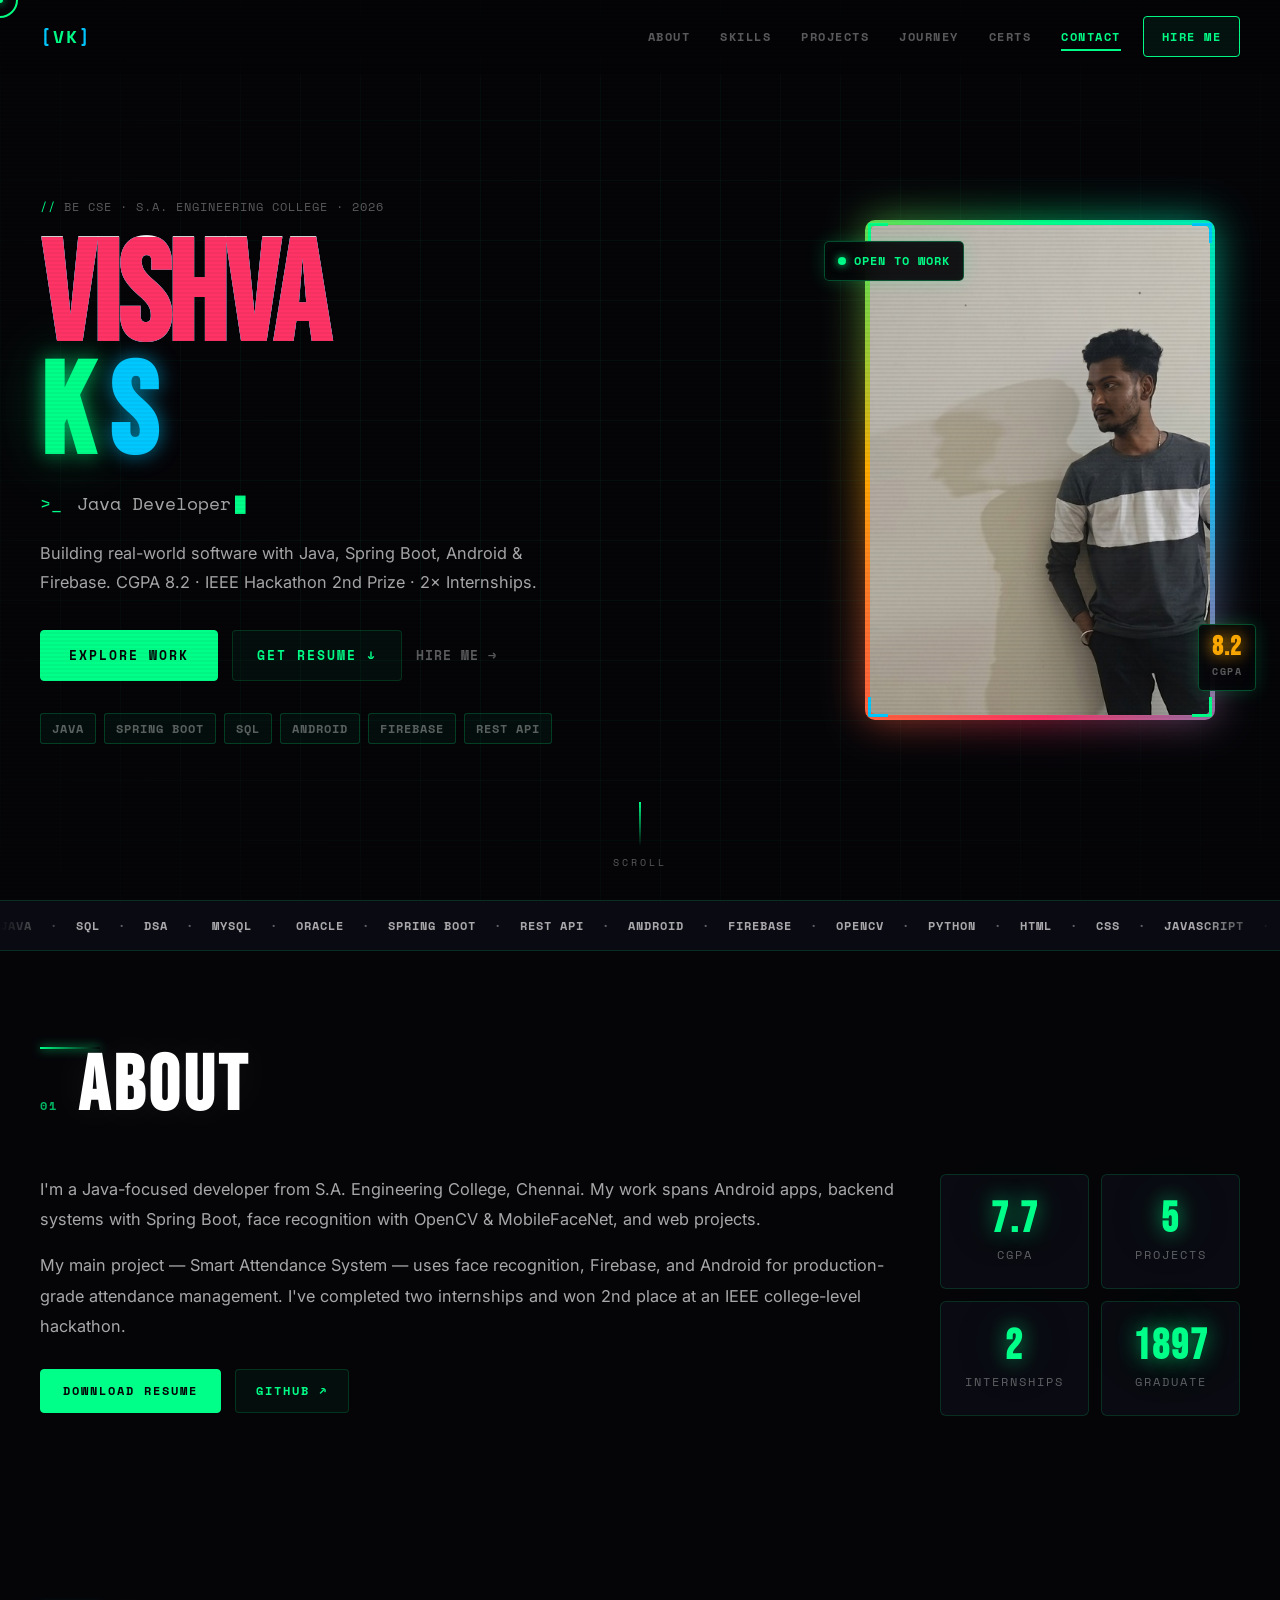
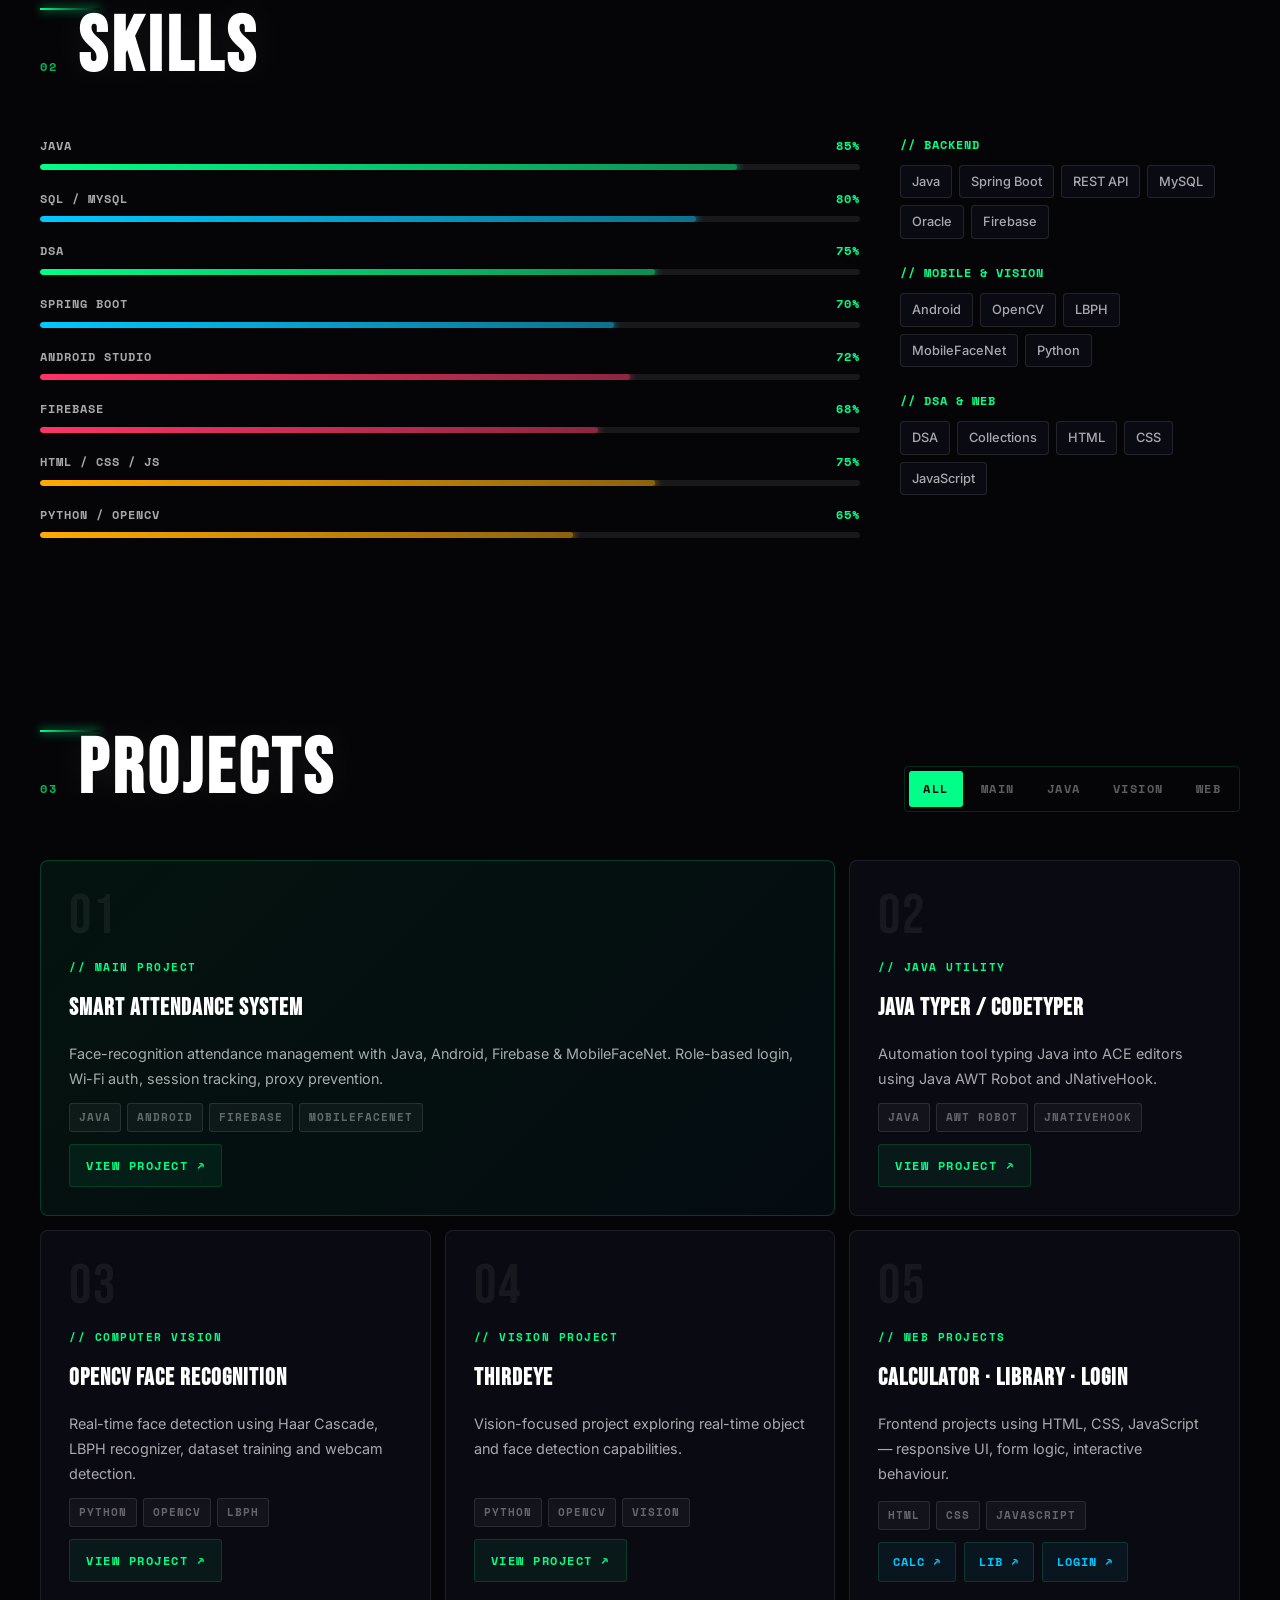
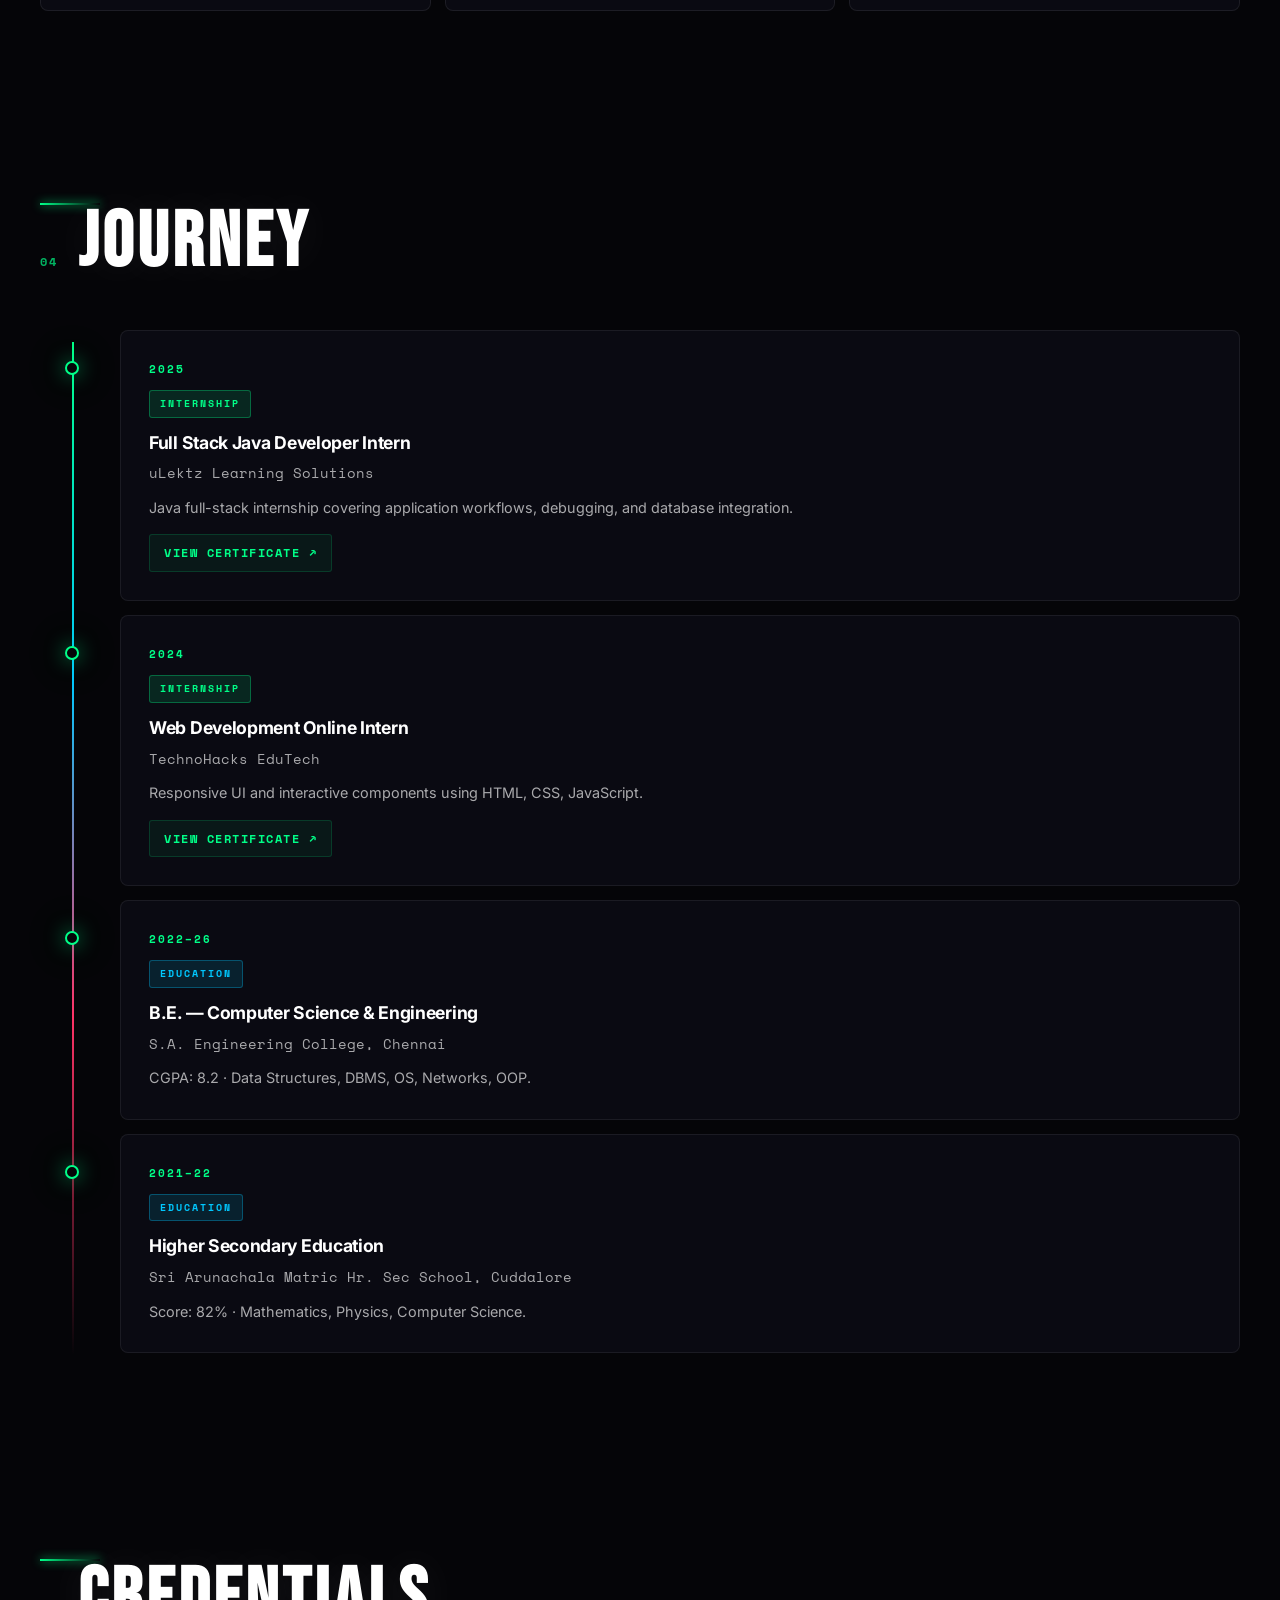
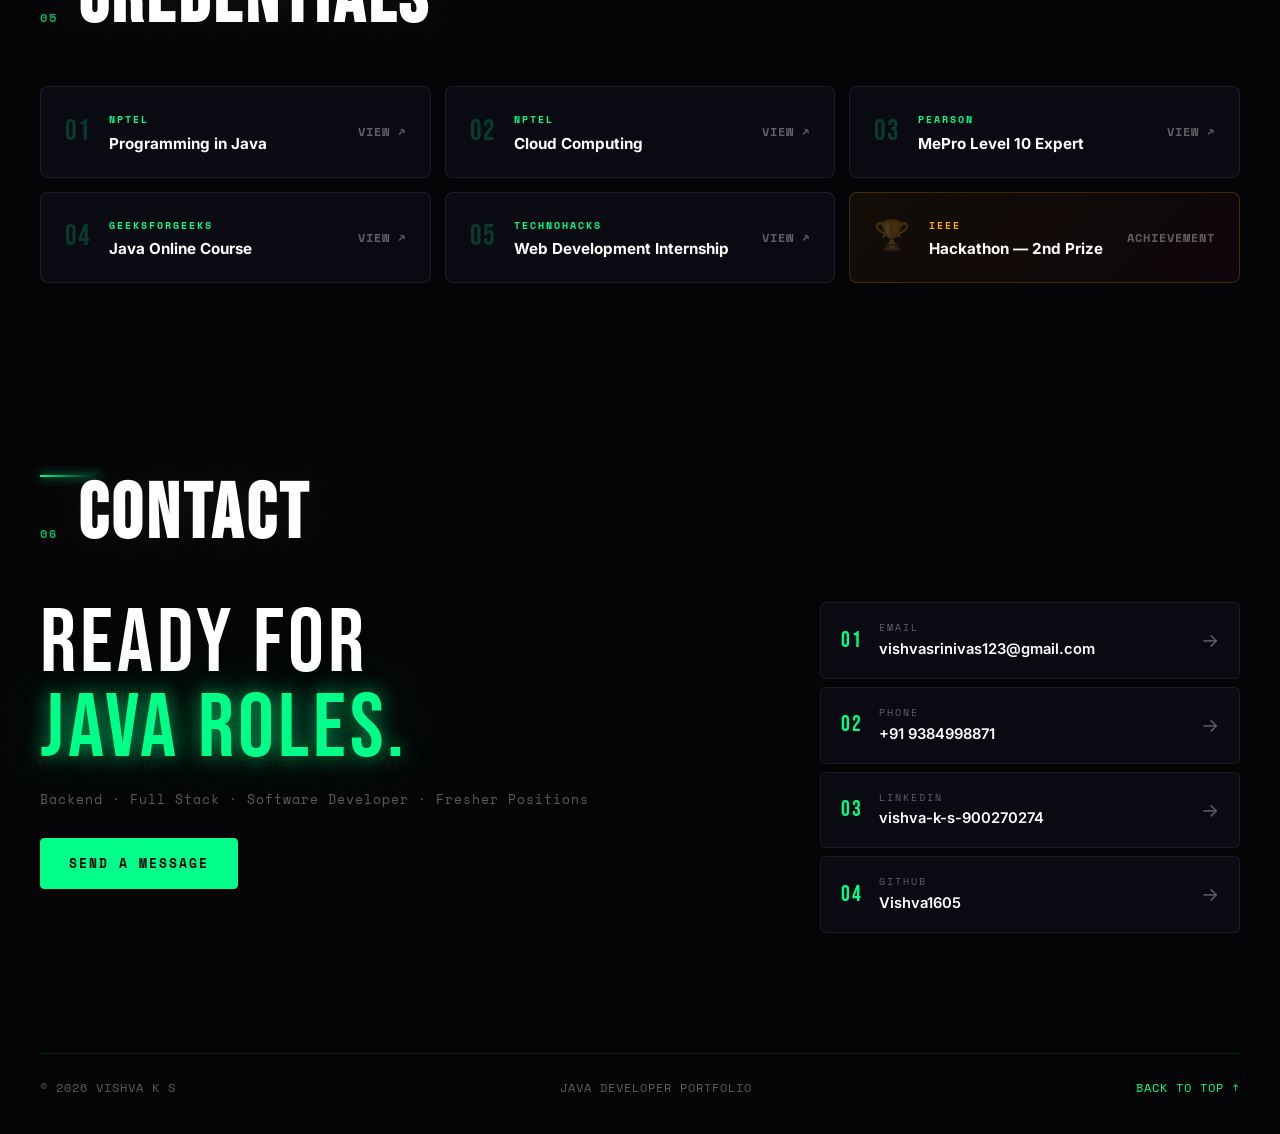
<file: index.html>
<!DOCTYPE html>
<html lang="en">
<head>
  <meta charset="UTF-8">
  <meta name="viewport" content="width=device-width, initial-scale=1.0">
  <meta name="description" content="Vishva K S — Java Developer. BE CSE Graduate 2026. Smart Attendance System, Spring Boot, Android, Firebase, OpenCV.">
  <meta name="theme-color" content="#050508">
  <title>VISHVA K S · JAVA DEVELOPER</title>
  <link rel="preconnect" href="https://fonts.googleapis.com">
  <link rel="preconnect" href="https://fonts.gstatic.com" crossorigin>
  <link href="https://fonts.googleapis.com/css2?family=Bebas+Neue&family=Space+Mono:ital,wght@0,400;0,700;1,400&family=Inter:wght@400;500;600;700&display=swap" rel="stylesheet">
  <link rel="stylesheet" href="styles.css">
  <script src="script.js" defer></script>
</head>
<body>
  <!-- Custom cursor -->
  <div class="cur-ring" id="curRing" aria-hidden="true"></div>
  <div class="cur-dot"  id="curDot"  aria-hidden="true"></div>
  <!-- Scanlines -->
  <div class="scanlines" aria-hidden="true"></div>

  <!-- ══ NAV ══════════════════════════════════════ -->
  <header class="nav" data-header>
    <a class="nav-logo" href="#home" aria-label="Home">
      <span class="logo-bracket">[</span>VK<span class="logo-bracket">]</span>
    </a>
    <nav class="nav-links" data-nav-links aria-label="Main navigation">
      <a href="#about">ABOUT</a>
      <a href="#skills">SKILLS</a>
      <a href="#projects">PROJECTS</a>
      <a href="#experience">JOURNEY</a>
      <a href="#certificates">CERTS</a>
      <a href="#contact">CONTACT</a>
    </nav>
    <a class="nav-hire" href="https://mail.google.com/mail/?view=cm&fs=1&to=vishvasrinivas123@gmail.com" target="_blank" rel="noreferrer" id="nav-hire">HIRE ME</a>
    <button class="burger" type="button" data-menu-button aria-label="Open menu" aria-expanded="false">
      <span></span><span></span><span></span>
    </button>
  </header>

  <main>
    <!-- ══ HERO ══════════════════════════════════════ -->
    <section class="hero" id="home">
      <div class="hero-grid-bg" aria-hidden="true"></div>
      <div class="hero-vignette" aria-hidden="true"></div>

      <div class="hero-inner">
        <!-- Text -->
        <div class="hero-text">
          <p class="hero-tag">
            <span class="tag-slash">// </span>BE CSE · S.A. ENGINEERING COLLEGE · 2026
          </p>
          <div class="hero-name">
            <h1 class="glitch" data-text="VISHVA">VISHVA</h1>
            <h1 class="name-ks">K <em>S</em></h1>
          </div>
          <div class="hero-role-line">
            <span class="prompt">&gt;_&nbsp;</span>
            <span id="typedText" class="typed-text"></span>
            <span class="blink-cur" aria-hidden="true">█</span>
          </div>
          <p class="hero-desc">
            Building real-world software with Java, Spring Boot, Android &amp; Firebase.
            CGPA 8.2 · IEEE Hackathon 2nd Prize · 2× Internships.
          </p>
          <div class="hero-ctas">
            <a class="btn-neon" href="#projects" id="hero-work-btn">
              <span class="btn-neon-bg"></span>
              <span>EXPLORE WORK</span>
            </a>
            <a class="btn-ghost" href="Vishva_Resume.pdf" download id="hero-cv-btn">GET RESUME ↓</a>
            <a class="btn-txt" href="https://mail.google.com/mail/?view=cm&fs=1&to=vishvasrinivas123@gmail.com" target="_blank" rel="noreferrer" id="hero-hire-btn">HIRE ME →</a>
          </div>
          <div class="hero-pills">
            <span>JAVA</span><span>SPRING BOOT</span><span>SQL</span>
            <span>ANDROID</span><span>FIREBASE</span><span>REST API</span>
          </div>
        </div>

        <!-- Photo — ONLY ONE IN ENTIRE SITE -->
        <div class="hero-visual">
          <div class="photo-wrap" id="photoWrap">
            <div class="spin-border" aria-hidden="true"></div>
            <div class="spin-glow"   aria-hidden="true"></div>
            <img
              src="Vishva_Standing_Photo.jpg"
              alt="Vishva K S — Java Developer"
              class="hero-photo"
              id="heroPhoto"
            >
            <div class="corner-tl" aria-hidden="true"></div>
            <div class="corner-tr" aria-hidden="true"></div>
            <div class="corner-bl" aria-hidden="true"></div>
            <div class="corner-br" aria-hidden="true"></div>
          </div>
          <div class="float-badge fb-top">
            <span class="fb-pulse"></span> OPEN TO WORK
          </div>
          <div class="float-badge fb-bot">
            <strong>8.2</strong><span>CGPA</span>
          </div>
        </div>
      </div>

      <div class="scroll-hint" aria-label="Scroll down">
        <div class="sh-line"></div>
        <span>SCROLL</span>
      </div>
    </section>

    <!-- ══ MARQUEE ════════════════════════════════════ -->
    <div class="marquee-strip" aria-label="Tech stack">
      <div class="marquee-inner">
        <span>JAVA</span><span>·</span><span>SQL</span><span>·</span><span>DSA</span><span>·</span>
        <span>MYSQL</span><span>·</span><span>ORACLE</span><span>·</span><span>SPRING BOOT</span><span>·</span>
        <span>REST API</span><span>·</span><span>ANDROID</span><span>·</span><span>FIREBASE</span><span>·</span>
        <span>OPENCV</span><span>·</span><span>PYTHON</span><span>·</span><span>HTML</span><span>·</span>
        <span>CSS</span><span>·</span><span>JAVASCRIPT</span><span>·</span><span>MOBILEFACENET</span><span>·</span>
        <span>JAVA</span><span>·</span><span>SQL</span><span>·</span><span>DSA</span><span>·</span>
        <span>MYSQL</span><span>·</span><span>ORACLE</span><span>·</span><span>SPRING BOOT</span><span>·</span>
        <span>REST API</span><span>·</span><span>ANDROID</span><span>·</span><span>FIREBASE</span><span>·</span>
        <span>OPENCV</span><span>·</span><span>PYTHON</span><span>·</span><span>HTML</span><span>·</span>
        <span>CSS</span><span>·</span><span>JAVASCRIPT</span><span>·</span><span>MOBILEFACENET</span><span>·</span>
      </div>
    </div>

    <!-- ══ ABOUT ══════════════════════════════════════ -->
    <section class="sec" id="about">
      <div class="sec-inner">
        <div class="sec-head" data-reveal="left">
          <span class="sec-num">01</span>
          <h2 class="sec-title">ABOUT</h2>
        </div>
        <div class="about-grid">
          <div class="about-text" data-reveal="bottom">
            <p>I'm a Java-focused developer from S.A. Engineering College, Chennai. My work spans Android apps,
               backend systems with Spring Boot, face recognition with OpenCV &amp; MobileFaceNet, and web projects.</p>
            <p>My main project — Smart Attendance System — uses face recognition, Firebase, and Android
               for production-grade attendance management. I've completed two internships and won 2nd place
               at an IEEE college-level hackathon.</p>
            <div class="about-ctas">
              <a class="btn-neon sm" href="Vishva_Resume.pdf" download>
                <span class="btn-neon-bg"></span><span>DOWNLOAD RESUME</span>
              </a>
              <a class="btn-ghost sm" href="https://github.com/Vishva1605" target="_blank" rel="noreferrer">GITHUB ↗</a>
            </div>
          </div>
          <div class="about-stats" data-reveal="right">
            <div class="s-box"><strong class="counter" data-target="82" data-decimal>8.2</strong><span>CGPA</span></div>
            <div class="s-box"><strong class="counter" data-target="5">5</strong><span>PROJECTS</span></div>
            <div class="s-box"><strong class="counter" data-target="2">2</strong><span>INTERNSHIPS</span></div>
            <div class="s-box"><strong class="counter" data-target="2026">2026</strong><span>GRADUATE</span></div>
          </div>
        </div>
      </div>
    </section>

    <!-- ══ SKILLS ═════════════════════════════════════ -->
    <section class="sec" id="skills">
      <div class="sec-inner">
        <div class="sec-head" data-reveal="left">
          <span class="sec-num">02</span>
          <h2 class="sec-title">SKILLS</h2>
        </div>
        <div class="skills-wrap">
          <div class="skill-bars" data-reveal="bottom">
            <div class="sk"><div class="sk-head"><span>JAVA</span><span class="sk-val">85%</span></div><div class="sk-track"><div class="sk-fill green" data-w="85"></div></div></div>
            <div class="sk"><div class="sk-head"><span>SQL / MYSQL</span><span class="sk-val">80%</span></div><div class="sk-track"><div class="sk-fill cyan" data-w="80"></div></div></div>
            <div class="sk"><div class="sk-head"><span>DSA</span><span class="sk-val">75%</span></div><div class="sk-track"><div class="sk-fill green" data-w="75"></div></div></div>
            <div class="sk"><div class="sk-head"><span>SPRING BOOT</span><span class="sk-val">70%</span></div><div class="sk-track"><div class="sk-fill cyan" data-w="70"></div></div></div>
            <div class="sk"><div class="sk-head"><span>ANDROID STUDIO</span><span class="sk-val">72%</span></div><div class="sk-track"><div class="sk-fill pink" data-w="72"></div></div></div>
            <div class="sk"><div class="sk-head"><span>FIREBASE</span><span class="sk-val">68%</span></div><div class="sk-track"><div class="sk-fill pink" data-w="68"></div></div></div>
            <div class="sk"><div class="sk-head"><span>HTML / CSS / JS</span><span class="sk-val">75%</span></div><div class="sk-track"><div class="sk-fill amber" data-w="75"></div></div></div>
            <div class="sk"><div class="sk-head"><span>PYTHON / OPENCV</span><span class="sk-val">65%</span></div><div class="sk-track"><div class="sk-fill amber" data-w="65"></div></div></div>
          </div>
          <div class="skill-tags-col" data-reveal="right">
            <div class="stg">
              <span class="stg-label">// BACKEND</span>
              <div class="stg-tags"><span>Java</span><span>Spring Boot</span><span>REST API</span><span>MySQL</span><span>Oracle</span><span>Firebase</span></div>
            </div>
            <div class="stg">
              <span class="stg-label">// MOBILE &amp; VISION</span>
              <div class="stg-tags"><span>Android</span><span>OpenCV</span><span>LBPH</span><span>MobileFaceNet</span><span>Python</span></div>
            </div>
            <div class="stg">
              <span class="stg-label">// DSA &amp; WEB</span>
              <div class="stg-tags"><span>DSA</span><span>Collections</span><span>HTML</span><span>CSS</span><span>JavaScript</span></div>
            </div>
          </div>
        </div>
      </div>
    </section>

    <!-- ══ PROJECTS ═══════════════════════════════════ -->
    <section class="sec" id="projects">
      <div class="sec-inner">
        <div class="sec-head" data-reveal="left">
          <span class="sec-num">03</span>
          <h2 class="sec-title">PROJECTS</h2>
          <div class="proj-filters">
            <button class="is-active" data-filter="all"    id="filter-all">ALL</button>
            <button data-filter="main"   id="filter-main">MAIN</button>
            <button data-filter="java"   id="filter-java">JAVA</button>
            <button data-filter="vision" id="filter-vision">VISION</button>
            <button data-filter="web"    id="filter-web">WEB</button>
          </div>
        </div>
        <div class="proj-grid">

          <article class="pc featured" data-project="main" data-reveal="bottom" id="proj-attendance">
            <div class="pc-glow"></div>
            <span class="pc-num">01</span>
            <span class="pc-cat">// MAIN PROJECT</span>
            <h3>Smart Attendance System</h3>
            <p>Face-recognition attendance management with Java, Android, Firebase &amp; MobileFaceNet. Role-based login, Wi-Fi auth, session tracking, proxy prevention.</p>
            <ul class="pc-tags"><li>JAVA</li><li>ANDROID</li><li>FIREBASE</li><li>MOBILEFACENET</li></ul>
            <a class="pc-link" href="https://github.com/Vishva1605/Smart_Attendance_System_Using_FaceRecognition" target="_blank" rel="noreferrer" id="link-attendance">VIEW PROJECT ↗</a>
          </article>

          <article class="pc" data-project="java" data-reveal="bottom" id="proj-typer">
            <div class="pc-glow"></div>
            <span class="pc-num">02</span>
            <span class="pc-cat">// JAVA UTILITY</span>
            <h3>Java Typer / CodeTyper</h3>
            <p>Automation tool typing Java into ACE editors using Java AWT Robot and JNativeHook.</p>
            <ul class="pc-tags"><li>JAVA</li><li>AWT ROBOT</li><li>JNATIVEHOOK</li></ul>
            <a class="pc-link" href="https://github.com/Vishva1605/Code_Typer" target="_blank" rel="noreferrer" id="link-typer">VIEW PROJECT ↗</a>
          </article>

          <article class="pc" data-project="vision" data-reveal="bottom" id="proj-opencv">
            <div class="pc-glow"></div>
            <span class="pc-num">03</span>
            <span class="pc-cat">// COMPUTER VISION</span>
            <h3>OpenCV Face Recognition</h3>
            <p>Real-time face detection using Haar Cascade, LBPH recognizer, dataset training and webcam detection.</p>
            <ul class="pc-tags"><li>PYTHON</li><li>OPENCV</li><li>LBPH</li></ul>
            <a class="pc-link" href="https://github.com/Vishva1605/Face_Detection_Using_OpenCV" target="_blank" rel="noreferrer" id="link-opencv">VIEW PROJECT ↗</a>
          </article>

          <article class="pc" data-project="vision" data-reveal="bottom" id="proj-thirdeye">
            <div class="pc-glow"></div>
            <span class="pc-num">04</span>
            <span class="pc-cat">// VISION PROJECT</span>
            <h3>ThirdEye</h3>
            <p>Vision-focused project exploring real-time object and face detection capabilities.</p>
            <ul class="pc-tags"><li>PYTHON</li><li>OPENCV</li><li>VISION</li></ul>
            <a class="pc-link" href="https://github.com/Vishva1605/ThirdEye" target="_blank" rel="noreferrer" id="link-thirdeye">VIEW PROJECT ↗</a>
          </article>

          <article class="pc" data-project="web" data-reveal="bottom" id="proj-web">
            <div class="pc-glow"></div>
            <span class="pc-num">05</span>
            <span class="pc-cat">// WEB PROJECTS</span>
            <h3>Calculator · Library · Login</h3>
            <p>Frontend projects using HTML, CSS, JavaScript — responsive UI, form logic, interactive behaviour.</p>
            <ul class="pc-tags"><li>HTML</li><li>CSS</li><li>JAVASCRIPT</li></ul>
            <div class="pc-multi">
              <a href="https://Vishva1605.github.io/Web-Projects/Calculator/" target="_blank" rel="noreferrer" id="link-calc">CALC ↗</a>
              <a href="https://Vishva1605.github.io/Web-Projects/Library-Management-System/" target="_blank" rel="noreferrer" id="link-library">LIB ↗</a>
              <a href="https://Vishva1605.github.io/Web-Projects/Login-Page/" target="_blank" rel="noreferrer" id="link-login">LOGIN ↗</a>
            </div>
          </article>

        </div>
      </div>
    </section>

    <!-- ══ EXPERIENCE ═════════════════════════════════ -->
    <section class="sec" id="experience">
      <div class="sec-inner">
        <div class="sec-head" data-reveal="left">
          <span class="sec-num">04</span>
          <h2 class="sec-title">JOURNEY</h2>
        </div>
        <div class="timeline">
          <div class="tl-line" aria-hidden="true"></div>

          <article class="tl-item" data-reveal="left" id="exp-ulektz">
            <div class="tl-dot"></div>
            <span class="tl-year">2025</span>
            <div class="tl-body">
              <span class="tl-badge work">INTERNSHIP</span>
              <h3>Full Stack Java Developer Intern</h3>
              <p class="tl-org">uLektz Learning Solutions</p>
              <p>Java full-stack internship covering application workflows, debugging, and database integration.</p>
              <a href="certificate-viewer.html?title=uLektz%20Java%20Full%20Stack%20Internship%20Certificate&file=certification/uLektz%20Java%20Full%20Stack%20Internship%20Certificate.png&type=image" target="_blank" class="tl-cert" id="jcert-ulektz">VIEW CERTIFICATE ↗</a>
            </div>
          </article>

          <article class="tl-item" data-reveal="left" id="exp-techno">
            <div class="tl-dot"></div>
            <span class="tl-year">2024</span>
            <div class="tl-body">
              <span class="tl-badge work">INTERNSHIP</span>
              <h3>Web Development Online Intern</h3>
              <p class="tl-org">TechnoHacks EduTech</p>
              <p>Responsive UI and interactive components using HTML, CSS, JavaScript.</p>
              <a href="certificate-viewer.html?title=TechnoHacks%20Web%20Development%20Internship%20Certificate&file=certification/TechnoHacks%20Web%20Development%20Internship%20Certificate.pdf&type=pdf" target="_blank" class="tl-cert" id="jcert-techno">VIEW CERTIFICATE ↗</a>
            </div>
          </article>

          <article class="tl-item" data-reveal="left" id="exp-be">
            <div class="tl-dot"></div>
            <span class="tl-year">2022–26</span>
            <div class="tl-body">
              <span class="tl-badge edu">EDUCATION</span>
              <h3>B.E. — Computer Science &amp; Engineering</h3>
              <p class="tl-org">S.A. Engineering College, Chennai</p>
              <p>CGPA: 8.2 · Data Structures, DBMS, OS, Networks, OOP.</p>
            </div>
          </article>

          <article class="tl-item" data-reveal="left" id="exp-hsc">
            <div class="tl-dot"></div>
            <span class="tl-year">2021–22</span>
            <div class="tl-body">
              <span class="tl-badge edu">EDUCATION</span>
              <h3>Higher Secondary Education</h3>
              <p class="tl-org">Sri Arunachala Matric Hr. Sec School, Cuddalore</p>
              <p>Score: 82% · Mathematics, Physics, Computer Science.</p>
            </div>
          </article>

        </div>
      </div>
    </section>

    <!-- ══ CERTIFICATES ═══════════════════════════════ -->
    <section class="sec" id="certificates">
      <div class="sec-inner">
        <div class="sec-head" data-reveal="left">
          <span class="sec-num">05</span>
          <h2 class="sec-title">CREDENTIALS</h2>
        </div>
        <div class="certs-grid">
          <a class="cc" href="certificate-viewer.html?title=Programming%20in%20Java%20-%20NPTEL&file=certification/Programming%20In%20Java.pdf&type=pdf" target="_blank" data-reveal="bottom" id="cert-nptel-java">
            <span class="cc-idx">01</span>
            <div class="cc-info"><span class="cc-issuer">NPTEL</span><strong>Programming in Java</strong></div>
            <span class="cc-go">VIEW ↗</span>
            <div class="cc-glow"></div>
          </a>
          <a class="cc" href="certificate-viewer.html?title=Cloud%20Computing%20-%20NPTEL&file=certification/Cloud%20Computing.pdf&type=pdf" target="_blank" data-reveal="bottom" id="cert-nptel-cloud">
            <span class="cc-idx">02</span>
            <div class="cc-info"><span class="cc-issuer">NPTEL</span><strong>Cloud Computing</strong></div>
            <span class="cc-go">VIEW ↗</span>
            <div class="cc-glow"></div>
          </a>
          <a class="cc" href="certificate-viewer.html?title=Pearson%20MePro%20Level%2010%20Expert&file=certification/Pearson%20MePro%20Level%2010%20Expert%20Certificate.png&type=image" target="_blank" data-reveal="bottom" id="cert-pearson">
            <span class="cc-idx">03</span>
            <div class="cc-info"><span class="cc-issuer">PEARSON</span><strong>MePro Level 10 Expert</strong></div>
            <span class="cc-go">VIEW ↗</span>
            <div class="cc-glow"></div>
          </a>
          <a class="cc" href="certificate-viewer.html?title=GeeksforGeeks%20Java%20Course&file=certification/GeeksforGeeks%20Java%20Course%20Certificate.png&type=image" target="_blank" data-reveal="bottom" id="cert-gfg">
            <span class="cc-idx">04</span>
            <div class="cc-info"><span class="cc-issuer">GEEKSFORGEEKS</span><strong>Java Online Course</strong></div>
            <span class="cc-go">VIEW ↗</span>
            <div class="cc-glow"></div>
          </a>
          <a class="cc" href="certificate-viewer.html?title=TechnoHacks%20Web%20Development%20Internship&file=certification/TechnoHacks%20Web%20Development%20Internship%20Certificate.pdf&type=pdf" target="_blank" data-reveal="bottom" id="cert-techno">
            <span class="cc-idx">05</span>
            <div class="cc-info"><span class="cc-issuer">TECHNOHACKS</span><strong>Web Development Internship</strong></div>
            <span class="cc-go">VIEW ↗</span>
            <div class="cc-glow"></div>
          </a>
          <div class="cc cc-award" data-reveal="bottom" id="cert-ieee">
            <span class="cc-idx">🏆</span>
            <div class="cc-info"><span class="cc-issuer">IEEE</span><strong>Hackathon — 2nd Prize</strong></div>
            <span class="cc-go">ACHIEVEMENT</span>
            <div class="cc-glow"></div>
          </div>
        </div>
      </div>
    </section>

    <!-- ══ CONTACT ════════════════════════════════════ -->
    <section class="sec contact-sec" id="contact">
      <div class="sec-inner">
        <div class="sec-head" data-reveal="left">
          <span class="sec-num">06</span>
          <h2 class="sec-title">CONTACT</h2>
        </div>
        <div class="contact-body">
          <div class="contact-big-text" data-reveal="bottom">
            <p class="cbt-line">READY FOR</p>
            <p class="cbt-line cbt-neon">JAVA ROLES.</p>
            <p class="cbt-sub">Backend · Full Stack · Software Developer · Fresher Positions</p>
            <a class="btn-neon" href="https://mail.google.com/mail/?view=cm&fs=1&to=vishvasrinivas123@gmail.com" target="_blank" rel="noreferrer" id="contact-cta-btn">
              <span class="btn-neon-bg"></span><span>SEND A MESSAGE</span>
            </a>
          </div>
          <div class="contact-links-col" data-reveal="right">
            <a class="c-link" href="https://mail.google.com/mail/?view=cm&fs=1&to=vishvasrinivas123@gmail.com" target="_blank" rel="noreferrer" id="clink-email">
              <span class="c-n">01</span><div class="c-d"><small>EMAIL</small><strong>vishvasrinivas123@gmail.com</strong></div><span class="c-arr">→</span>
            </a>
            <a class="c-link" href="tel:+919384998871" id="clink-phone">
              <span class="c-n">02</span><div class="c-d"><small>PHONE</small><strong>+91 9384998871</strong></div><span class="c-arr">→</span>
            </a>
            <a class="c-link" href="https://www.linkedin.com/in/vishva-k-s-900270274/" target="_blank" rel="noreferrer" id="clink-linkedin">
              <span class="c-n">03</span><div class="c-d"><small>LINKEDIN</small><strong>vishva-k-s-900270274</strong></div><span class="c-arr">→</span>
            </a>
            <a class="c-link" href="https://github.com/Vishva1605" target="_blank" rel="noreferrer" id="clink-github">
              <span class="c-n">04</span><div class="c-d"><small>GITHUB</small><strong>Vishva1605</strong></div><span class="c-arr">→</span>
            </a>
          </div>
        </div>
      </div>
    </section>
  </main>

  <footer class="footer">
    <span>© 2026 VISHVA K S</span>
    <span>JAVA DEVELOPER PORTFOLIO</span>
    <a href="#home" class="footer-top">BACK TO TOP ↑</a>
  </footer>
</body>
</html>
</file>
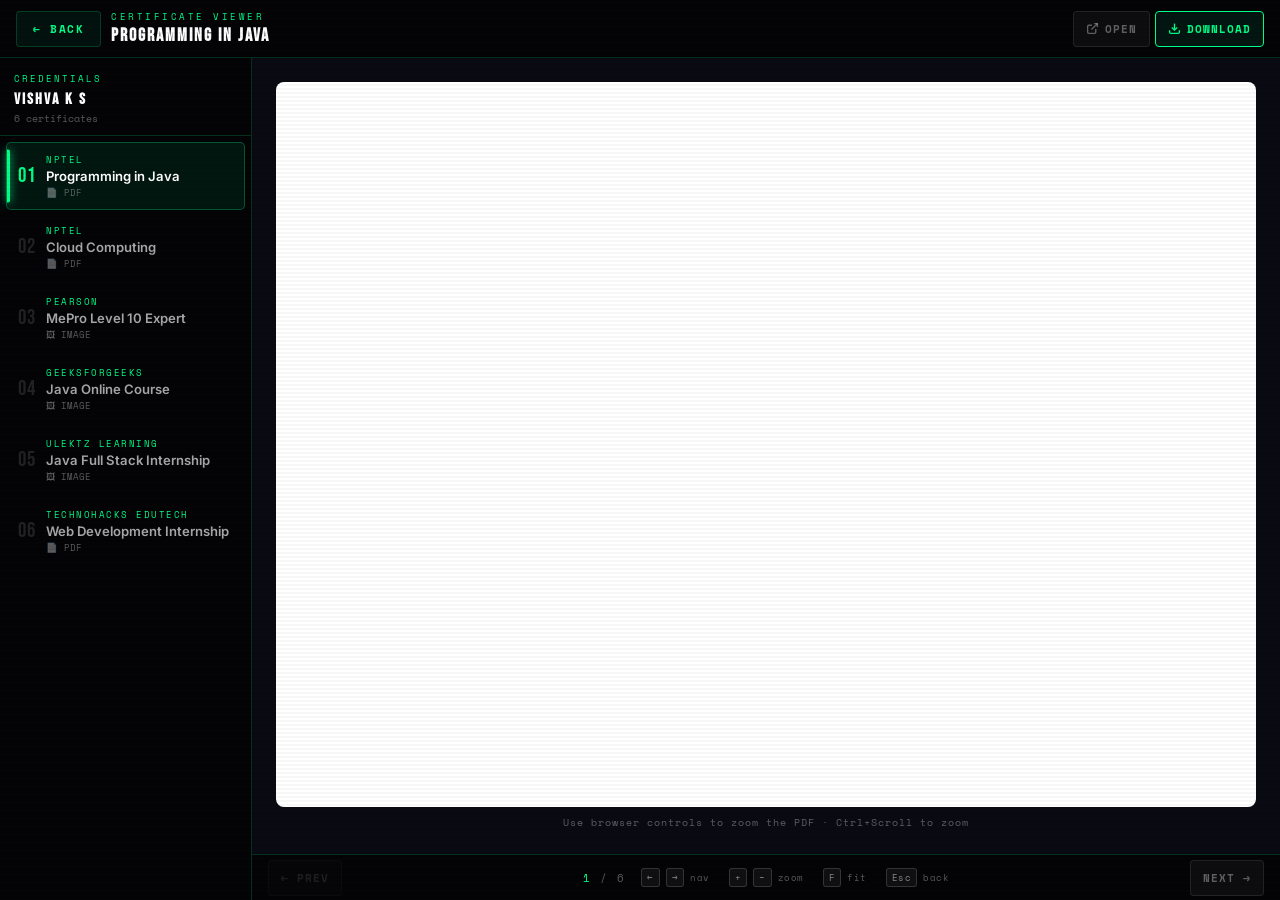
<file: certificate-viewer.html>
<!DOCTYPE html>
<html lang="en">
<head>
  <meta charset="UTF-8">
  <meta name="viewport" content="width=device-width, initial-scale=1.0">
  <title>Certificate Viewer · Vishva K S</title>
  <link rel="preconnect" href="https://fonts.googleapis.com">
  <link rel="preconnect" href="https://fonts.gstatic.com" crossorigin>
  <link href="https://fonts.googleapis.com/css2?family=Bebas+Neue&family=Space+Mono:wght@400;700&family=Inter:wght@400;500;600&display=swap" rel="stylesheet">
  <style>
    :root {
      --bg:     #050508;
      --bg2:    #0a0a12;
      --neon:   #00ff88;
      --cyan:   #00c8ff;
      --pink:   #ff3366;
      --amber:  #ffaa00;
      --white:  #ffffff;
      --soft:   rgba(255,255,255,0.65);
      --muted:  rgba(255,255,255,0.35);
      --border: rgba(0,255,136,0.18);
      --neon-glow: 0 0 20px rgba(0,255,136,0.55), 0 0 60px rgba(0,255,136,0.18);
      --bar-h:  58px;
      --side-w: 252px;
    }

    *,*::before,*::after { box-sizing:border-box; margin:0; padding:0 }
    html,body { height:100%; overflow:hidden }
    body {
      background:var(--bg); color:var(--white);
      font-family:'Inter',system-ui,sans-serif;
      -webkit-font-smoothing:antialiased;
      display:flex; flex-direction:column;
    }
    a { color:inherit; text-decoration:none }
    button { border:0; background:none; font:inherit; cursor:pointer; color:inherit }
    img { display:block }

    ::-webkit-scrollbar { width:4px; height:4px }
    ::-webkit-scrollbar-track { background:var(--bg) }
    ::-webkit-scrollbar-thumb { background:rgba(0,255,136,0.4); border-radius:99px }

    /* ── Scanlines overlay ─────────────────────── */
    .scanlines {
      position:fixed; inset:0; pointer-events:none; z-index:9998;
      background:repeating-linear-gradient(0deg,transparent,transparent 2px,rgba(0,0,0,0.03) 2px,rgba(0,0,0,0.03) 4px);
    }

    /* ── Spotlight follows cursor ──────────────── */
    #spotlight {
      position:fixed; inset:0; pointer-events:none; z-index:0;
    }

    /* ════════════════════════════════════════════
       TOP BAR
    ════════════════════════════════════════════ */
    .topbar {
      position:relative; z-index:200;
      height:var(--bar-h);
      display:flex; align-items:center; gap:10px;
      flex-shrink:0;
      padding:0 16px;
      border-bottom:1px solid var(--border);
      background:rgba(5,5,8,0.97);
      backdrop-filter:blur(24px);
    }

    .back-btn {
      display:inline-flex; align-items:center; gap:7px;
      border:1px solid var(--border); border-radius:4px;
      padding:0 16px; height:36px;
      font-family:'Space Mono',monospace;
      font-size:0.7rem; font-weight:700; letter-spacing:1.5px;
      color:var(--neon); background:rgba(0,255,136,0.06);
      transition:background 140ms, box-shadow 140ms;
      flex-shrink:0; white-space:nowrap;
    }
    .back-btn:hover { background:rgba(0,255,136,0.14); box-shadow:var(--neon-glow) }

    .bar-title { flex:1; min-width:0 }
    .bar-title small {
      display:block; font-family:'Space Mono',monospace;
      font-size:0.58rem; letter-spacing:2.5px; color:var(--neon); margin-bottom:1px;
    }
    .bar-title h1 {
      font-family:'Bebas Neue',cursive; font-size:1.15rem; letter-spacing:2px;
      white-space:nowrap; overflow:hidden; text-overflow:ellipsis;
    }

    .bar-actions { display:flex; align-items:center; gap:5px; flex-shrink:0 }

    /* toolbar buttons */
    .tb {
      display:inline-flex; align-items:center; justify-content:center; gap:6px;
      height:36px; padding:0 12px;
      border:1px solid rgba(255,255,255,0.09); border-radius:4px;
      font-family:'Space Mono',monospace;
      font-size:0.67rem; font-weight:700; letter-spacing:1px;
      color:var(--muted); background:rgba(255,255,255,0.04);
      transition:background 130ms, border-color 130ms, color 130ms;
      white-space:nowrap; cursor:pointer;
    }
    .tb:hover:not(:disabled) { background:rgba(255,255,255,0.1); border-color:rgba(255,255,255,0.2); color:var(--white) }
    .tb:disabled { opacity:0.28; cursor:not-allowed }
    .tb.tb-neon { border-color:var(--neon); color:var(--neon); background:rgba(0,255,136,0.07) }
    .tb.tb-neon:hover { background:var(--neon); color:var(--bg); box-shadow:var(--neon-glow) }
    .tb.tb-active { border-color:var(--cyan); color:var(--cyan); background:rgba(0,200,255,0.1) }

    .zoom-display {
      font-family:'Space Mono',monospace; font-size:0.7rem; font-weight:700;
      color:var(--neon); min-width:44px; text-align:center;
    }
    .bar-sep { width:1px; height:22px; background:rgba(255,255,255,0.1); margin:0 3px }

    /* hide zoom group for PDFs */
    .zoom-group.hidden { display:none }
    .zoom-group { display:contents }

    /* ════════════════════════════════════════════
       MAIN LAYOUT
    ════════════════════════════════════════════ */
    .app-body {
      position:relative; z-index:1;
      display:grid;
      grid-template-columns:var(--side-w) 1fr;
      flex:1; overflow:hidden;
      height:calc(100vh - var(--bar-h));
    }

    /* ── Sidebar ───────────────────────────────── */
    .sidebar {
      display:flex; flex-direction:column;
      border-right:1px solid var(--border);
      background:rgba(5,5,8,0.9);
      backdrop-filter:blur(20px);
      overflow:hidden;
    }
    .sb-head {
      padding:14px 14px 10px;
      border-bottom:1px solid var(--border);
      flex-shrink:0;
    }
    .sb-head small {
      font-family:'Space Mono',monospace;
      font-size:0.58rem; letter-spacing:2px; color:var(--neon); display:block; margin-bottom:3px;
    }
    .sb-head strong {
      font-family:'Bebas Neue',cursive; font-size:1rem; letter-spacing:2px;
    }
    .sb-count {
      font-family:'Space Mono',monospace;
      font-size:0.6rem; color:var(--muted); margin-top:2px; display:block;
    }
    .cert-list { flex:1; overflow-y:auto; padding:6px }

    .cli {
      display:flex; align-items:center; gap:10px;
      border:1px solid transparent; border-radius:5px;
      padding:10px 11px; cursor:pointer; margin-bottom:3px;
      transition:background 130ms, border-color 130ms;
      position:relative;
    }
    .cli::before {
      content:'';
      position:absolute; left:0; top:50%; transform:translateY(-50%);
      width:3px; height:0; border-radius:0 2px 2px 0;
      background:var(--neon);
      transition:height 200ms;
    }
    .cli:hover { background:rgba(255,255,255,0.04); border-color:rgba(255,255,255,0.07) }
    .cli:hover::before { height:60% }
    .cli.active { background:rgba(0,255,136,0.08); border-color:rgba(0,255,136,0.28) }
    .cli.active::before { height:80%; box-shadow:0 0 8px var(--neon) }

    .cli-num {
      font-family:'Bebas Neue',cursive;
      font-size:1.3rem; letter-spacing:1px;
      color:rgba(255,255,255,0.12); line-height:1; flex-shrink:0;
      transition:color 130ms;
    }
    .cli.active .cli-num { color:var(--neon) }
    .cli-info { flex:1; min-width:0; display:flex; flex-direction:column; gap:2px }
    .cli-issuer {
      font-family:'Space Mono',monospace;
      font-size:0.57rem; letter-spacing:1.5px; color:var(--neon); text-transform:uppercase;
      white-space:nowrap; overflow:hidden; text-overflow:ellipsis;
    }
    .cli-name {
      font-size:0.82rem; font-weight:600; color:var(--soft);
      white-space:nowrap; overflow:hidden; text-overflow:ellipsis;
      transition:color 130ms;
    }
    .cli.active .cli-name { color:var(--white) }
    .cli-badge {
      font-family:'Space Mono',monospace;
      font-size:0.58rem; color:var(--muted);
    }

    /* ── Viewer ────────────────────────────────── */
    .viewer {
      display:flex; flex-direction:column;
      overflow:hidden; position:relative;
    }

    /* content stage — takes all height except bottom bar */
    .stage {
      flex:1; overflow:auto;
      display:flex; align-items:center; justify-content:center;
      padding:24px;
      position:relative;
      background:var(--bg2);
    }

    /* image container (CSS zoom via transform) */
    .img-outer {
      position:relative;
      display:flex; align-items:center; justify-content:center;
      width:100%; height:100%;
    }
    .img-inner {
      position:relative;
      transform-origin:center center;
      transition:transform 220ms cubic-bezier(.4,0,.2,1);
      cursor:grab; user-select:none;
    }
    .img-inner:active { cursor:grabbing }
    .img-inner img {
      display:block;
      /* Fit to available stage by default — overridden by JS for zoom */
      max-width:100%; max-height:calc(100vh - var(--bar-h) - 56px - 48px);
      width:auto; height:auto;
      border-radius:8px;
      border:1px solid rgba(0,255,136,0.2);
      box-shadow:0 0 60px rgba(0,0,0,0.8), 0 0 40px rgba(0,255,136,0.06);
      -webkit-user-drag:none;
    }
    .img-badge {
      position:absolute; top:10px; left:10px;
      font-family:'Space Mono',monospace;
      font-size:0.62rem; font-weight:700; letter-spacing:1.5px;
      border:1px solid rgba(0,255,136,0.35); border-radius:3px;
      padding:4px 10px; color:var(--neon);
      background:rgba(5,5,8,0.88); backdrop-filter:blur(10px);
    }

    /* PDF container */
    .pdf-wrap {
      width:100%; height:100%;
      display:flex; flex-direction:column;
    }
    .pdf-wrap iframe {
      width:100%; flex:1;
      border:0; border-radius:8px;
      background:white;
    }
    .pdf-tip {
      flex-shrink:0;
      font-family:'Space Mono',monospace;
      font-size:0.62rem; letter-spacing:1px; color:var(--muted);
      text-align:center; padding:8px 0 0;
    }

    /* empty state */
    .empty-state {
      display:flex; flex-direction:column; align-items:center; gap:14px;
      border:1px solid var(--border); border-radius:10px;
      padding:56px 40px; text-align:center; max-width:360px;
      background:rgba(10,10,18,0.8); backdrop-filter:blur(12px);
    }
    .empty-state .e-icon { font-size:2.8rem; line-height:1 }
    .empty-state h3 { font-family:'Bebas Neue',cursive; font-size:1.3rem; letter-spacing:2px; color:var(--neon) }
    .empty-state p { color:var(--muted); font-size:0.88rem }

    /* ── Enter animation ───────────────────────── */
    @keyframes certIn {
      from { opacity:0; transform:scale(0.94) translateY(14px) }
      to   { opacity:1; transform:scale(1) translateY(0) }
    }
    @keyframes certOut {
      to { opacity:0; transform:scale(0.96) translateY(-10px) }
    }
    .cert-enter { animation:certIn 360ms cubic-bezier(.4,0,.2,1) forwards }
    .cert-exit  { animation:certOut 180ms ease forwards }

    /* ── Bottom bar ────────────────────────────── */
    .bot-bar {
      flex-shrink:0; height:46px;
      display:flex; align-items:center; justify-content:space-between;
      padding:0 16px; gap:12px;
      border-top:1px solid var(--border);
      background:rgba(5,5,8,0.96);
    }
    .bot-counter {
      font-family:'Space Mono',monospace;
      font-size:0.68rem; letter-spacing:1.5px; color:var(--muted);
    }
    .bot-counter em { color:var(--neon); font-style:normal }
    .kbd-row {
      display:flex; align-items:center; gap:6px;
      font-family:'Space Mono',monospace;
      font-size:0.58rem; letter-spacing:0.5px; color:var(--muted);
    }
    .k {
      border:1px solid rgba(255,255,255,0.15); border-radius:3px;
      padding:2px 5px; font-size:0.58rem; color:rgba(255,255,255,0.5);
      background:rgba(255,255,255,0.05);
    }

    /* ── Responsive ────────────────────────────── */
    @media(max-width:768px) {
      html,body { overflow:auto; height:auto }
      .app-body { grid-template-columns:1fr; height:auto }
      .sidebar { display:none }
      .stage { padding:12px; min-height:60vh }
      .img-inner img { max-height:70vh }
      .bar-title h1 { font-size:0.9rem }
      .tb span { display:none }
      .tb { padding:0; width:36px; border-radius:50% }
    }
  </style>
</head>
<body>
  <div id="spotlight"></div>
  <div class="scanlines"></div>

  <!-- ══ TOP BAR ════════════════════════════════════ -->
  <div class="topbar">
    <a class="back-btn" href="index.html#certificates">← BACK</a>

    <div class="bar-title">
      <small>CERTIFICATE VIEWER</small>
      <h1 id="certTitle">—</h1>
    </div>

    <div class="bar-actions">
      <!-- Zoom group (images only) -->
      <div class="zoom-group hidden" id="zoomGroup">
        <button class="tb" id="zoomOut" title="Zoom Out (-)">
          <svg width="14" height="14" viewBox="0 0 24 24" fill="none" stroke="currentColor" stroke-width="2.5"><circle cx="11" cy="11" r="8"/><line x1="8" y1="11" x2="14" y2="11"/><line x1="21" y1="21" x2="16.65" y2="16.65"/></svg>
          <span>OUT</span>
        </button>
        <span class="zoom-display" id="zoomDisplay">FIT</span>
        <button class="tb" id="zoomIn" title="Zoom In (+)">
          <svg width="14" height="14" viewBox="0 0 24 24" fill="none" stroke="currentColor" stroke-width="2.5"><circle cx="11" cy="11" r="8"/><line x1="11" y1="8" x2="11" y2="14"/><line x1="8" y1="11" x2="14" y2="11"/><line x1="21" y1="21" x2="16.65" y2="16.65"/></svg>
          <span>IN</span>
        </button>
        <button class="tb" id="zoomFit" title="Fit to Screen (F)"><span>FIT</span></button>
        <button class="tb" id="zoomActual" title="Actual Size (1)"><span>100%</span></button>
        <div class="bar-sep"></div>
      </div>

      <a class="tb" id="openLink" href="#" target="_blank" rel="noreferrer" title="Open in new tab">
        <svg width="13" height="13" viewBox="0 0 24 24" fill="none" stroke="currentColor" stroke-width="2.5"><path d="M18 13v6a2 2 0 0 1-2 2H5a2 2 0 0 1-2-2V8a2 2 0 0 1 2-2h6"/><polyline points="15 3 21 3 21 9"/><line x1="10" y1="14" x2="21" y2="3"/></svg>
        <span>OPEN</span>
      </a>
      <a class="tb tb-neon" id="dlLink" href="#" download title="Download">
        <svg width="13" height="13" viewBox="0 0 24 24" fill="none" stroke="currentColor" stroke-width="2.5"><path d="M21 15v4a2 2 0 0 1-2 2H5a2 2 0 0 1-2-2v-4"/><polyline points="7 10 12 15 17 10"/><line x1="12" y1="15" x2="12" y2="3"/></svg>
        <span>DOWNLOAD</span>
      </a>
    </div>
  </div>

  <!-- ══ BODY ═══════════════════════════════════════ -->
  <div class="app-body">

    <!-- Sidebar -->
    <aside class="sidebar">
      <div class="sb-head">
        <small>CREDENTIALS</small>
        <strong>VISHVA K S</strong>
        <span class="sb-count" id="sbCount">— certificates</span>
      </div>
      <ul class="cert-list" id="certList"></ul>
    </aside>

    <!-- Viewer -->
    <div class="viewer">

      <!-- Stage -->
      <div class="stage" id="stage">
        <div class="empty-state">
          <div class="e-icon">⚡</div>
          <h3>LOADING…</h3>
          <p>Certificate is being loaded.</p>
        </div>
      </div>

      <!-- Bottom nav bar -->
      <div class="bot-bar">
        <button class="tb" id="prevBtn" disabled>← PREV</button>
        <div style="display:flex;align-items:center;gap:16px">
          <span class="bot-counter" id="botCounter"></span>
          <div class="kbd-row">
            <span class="k">←</span><span class="k">→</span> nav &nbsp;
            <span class="k">+</span><span class="k">−</span> zoom &nbsp;
            <span class="k">F</span> fit &nbsp;
            <span class="k">Esc</span> back
          </div>
        </div>
        <button class="tb" id="nextBtn" disabled>NEXT →</button>
      </div>

    </div>
  </div>

  <script>
  /* ════════════════════════════════════════
     CERT DATA
  ════════════════════════════════════════ */
  const CERTS = [
    { id:'nptel-java',  issuer:'NPTEL',               title:'Programming in Java',         file:'certification/Programming In Java.pdf',                                   type:'pdf'   },
    { id:'nptel-cloud', issuer:'NPTEL',               title:'Cloud Computing',             file:'certification/Cloud Computing.pdf',                                      type:'pdf'   },
    { id:'pearson',     issuer:'Pearson',             title:'MePro Level 10 Expert',       file:'certification/Pearson MePro Level 10 Expert Certificate.png',            type:'image' },
    { id:'gfg',         issuer:'GeeksforGeeks',       title:'Java Online Course',          file:'certification/GeeksforGeeks Java Course Certificate.png',                type:'image' },
    { id:'ulektz',      issuer:'uLektz Learning',     title:'Java Full Stack Internship',  file:'certification/uLektz Java Full Stack Internship Certificate.png',         type:'image' },
    { id:'techno',      issuer:'TechnoHacks EduTech', title:'Web Development Internship',  file:'certification/TechnoHacks Web Development Internship Certificate.pdf',   type:'pdf'   },
  ];

  /* ════════════════════════════════════════
     STATE
  ════════════════════════════════════════ */
  let cur   = 0;
  let scale = 1;   // for CSS transform zoom
  const ZOOM_STEP = 0.25, ZOOM_MAX = 4, ZOOM_MIN = 0.25;

  /* ════════════════════════════════════════
     SPOTLIGHT (cursor glow)
  ════════════════════════════════════════ */
  const spotEl = document.getElementById('spotlight');
  document.addEventListener('mousemove', e => {
    spotEl.style.background =
      `radial-gradient(650px circle at ${e.clientX}px ${e.clientY}px,` +
      `rgba(0,255,136,0.05) 0%, transparent 65%)`;
  });

  /* ════════════════════════════════════════
     DOM REFS
  ════════════════════════════════════════ */
  const titleEl   = document.getElementById('certTitle');
  const stageEl   = document.getElementById('stage');
  const listEl    = document.getElementById('certList');
  const sbCount   = document.getElementById('sbCount');
  const prevBtn   = document.getElementById('prevBtn');
  const nextBtn   = document.getElementById('nextBtn');
  const botCnt    = document.getElementById('botCounter');
  const openLink  = document.getElementById('openLink');
  const dlLink    = document.getElementById('dlLink');
  const zoomGroup = document.getElementById('zoomGroup');
  const zoomDisp  = document.getElementById('zoomDisplay');
  const zoomInBtn = document.getElementById('zoomIn');
  const zoomOutBtn= document.getElementById('zoomOut');
  const zoomFitBtn= document.getElementById('zoomFit');
  const zoomActBtn= document.getElementById('zoomActual');

  /* ════════════════════════════════════════
     DETECT INITIAL FROM URL
  ════════════════════════════════════════ */
  const params   = new URLSearchParams(location.search);
  const urlFile  = decodeURIComponent(params.get('file') || '');
  const urlTitle = decodeURIComponent(params.get('title') || '');
  const urlType  = params.get('type') || 'pdf';

  // Try to find matching cert
  let initIdx = CERTS.findIndex(c => urlFile && c.file === urlFile);
  if (initIdx < 0 && urlFile) {
    CERTS.unshift({
      id:'url-cert', issuer:'Certificate',
      title: urlTitle || 'Certificate',
      file: urlFile, type: urlType
    });
    initIdx = 0;
  }
  cur = Math.max(0, initIdx);

  /* ════════════════════════════════════════
     BUILD SIDEBAR
  ════════════════════════════════════════ */
  function buildSidebar() {
    listEl.innerHTML = '';
    sbCount.textContent = `${CERTS.length} certificate${CERTS.length !== 1 ? 's' : ''}`;
    CERTS.forEach((c, i) => {
      const li = document.createElement('li');
      li.className = 'cli' + (i === cur ? ' active' : '');
      li.innerHTML = `
        <span class="cli-num">${String(i + 1).padStart(2, '0')}</span>
        <div class="cli-info">
          <span class="cli-issuer">${c.issuer}</span>
          <span class="cli-name">${c.title}</span>
          <span class="cli-badge">${c.type === 'pdf' ? '📄 PDF' : '🖼 IMAGE'}</span>
        </div>`;
      li.addEventListener('click', () => go(i));
      listEl.appendChild(li);
    });
  }

  /* ════════════════════════════════════════
     NAVIGATE TO CERT
  ════════════════════════════════════════ */
  function go(idx) {
    if (idx < 0 || idx >= CERTS.length) return;

    // Animate out
    const existing = stageEl.querySelector('.img-outer, .pdf-wrap');
    if (existing) {
      existing.classList.add('cert-exit');
      setTimeout(() => render(idx), 185);
    } else {
      render(idx);
    }
  }

  function render(idx) {
    cur   = idx;
    scale = 1;
    const cert = CERTS[cur];

    // Update meta
    document.title = `${cert.title} · Vishva K S`;
    titleEl.textContent = cert.title;
    openLink.href = cert.file;
    dlLink.href   = cert.file;
    dlLink.setAttribute('download', cert.title);

    // Nav state
    prevBtn.disabled = cur === 0;
    nextBtn.disabled = cur === CERTS.length - 1;
    botCnt.innerHTML = `<em>${cur + 1}</em> / ${CERTS.length}`;

    // Sidebar highlight + scroll into view
    document.querySelectorAll('.cli').forEach((el, i) =>
      el.classList.toggle('active', i === cur)
    );
    document.querySelectorAll('.cli')[cur]?.scrollIntoView({ block:'nearest', behavior:'smooth' });

    // Render content
    stageEl.innerHTML = '';

    if (cert.type === 'image') {
      zoomGroup.classList.remove('hidden');
      renderImage(cert);
    } else {
      zoomGroup.classList.add('hidden');
      renderPDF(cert);
    }
  }

  /* ════════════════════════════════════════
     IMAGE RENDER
  ════════════════════════════════════════ */
  function renderImage(cert) {
    const outer = document.createElement('div');
    outer.className = 'img-outer cert-enter';

    const inner = document.createElement('div');
    inner.className = 'img-inner';
    inner.id = 'imgInner';

    const img = document.createElement('img');
    img.alt = cert.title;
    img.src = cert.file;
    img.draggable = false;

    const badge = document.createElement('div');
    badge.className = 'img-badge';
    badge.textContent = cert.issuer.toUpperCase();

    inner.appendChild(img);
    inner.appendChild(badge);
    outer.appendChild(inner);
    stageEl.appendChild(outer);

    // On load, reset scale display
    img.onload = () => {
      scale = 1;
      updateZoomDisplay();
    };

    // Wheel zoom (Ctrl or plain scroll)
    stageEl.addEventListener('wheel', handleWheel, { passive:false });

    // Drag to pan
    setupDrag(inner, outer);

    updateZoomDisplay();
  }

  /* ════════════════════════════════════════
     PDF RENDER
  ════════════════════════════════════════ */
  function renderPDF(cert) {
    const wrap = document.createElement('div');
    wrap.className = 'pdf-wrap cert-enter';

    const iframe = document.createElement('iframe');
    iframe.src   = cert.file;
    iframe.title = cert.title;
    iframe.setAttribute('allowfullscreen', '');

    const tip = document.createElement('p');
    tip.className = 'pdf-tip';
    tip.textContent = 'Use browser controls to zoom the PDF · Ctrl+Scroll to zoom';

    wrap.appendChild(iframe);
    wrap.appendChild(tip);
    stageEl.appendChild(wrap);
  }

  /* ════════════════════════════════════════
     ZOOM
  ════════════════════════════════════════ */
  function getInner() { return document.getElementById('imgInner') }

  function applyScale() {
    const inner = getInner();
    if (!inner) return;
    inner.style.transform = `scale(${scale})`;
    updateZoomDisplay();
    zoomInBtn.disabled  = scale >= ZOOM_MAX;
    zoomOutBtn.disabled = scale <= ZOOM_MIN;
  }

  function updateZoomDisplay() {
    zoomDisp.textContent = Math.round(scale * 100) + '%';
  }

  function handleWheel(e) {
    e.preventDefault();
    const delta = e.deltaY < 0 ? ZOOM_STEP : -ZOOM_STEP;
    scale = Math.min(ZOOM_MAX, Math.max(ZOOM_MIN, scale + delta));
    applyScale();
  }

  zoomInBtn.addEventListener('click',  () => { scale = Math.min(ZOOM_MAX, scale + ZOOM_STEP); applyScale() });
  zoomOutBtn.addEventListener('click', () => { scale = Math.max(ZOOM_MIN, scale - ZOOM_STEP); applyScale() });
  zoomFitBtn.addEventListener('click', () => { scale = 1; applyScale() });
  zoomActBtn.addEventListener('click', () => { scale = 1; applyScale() });

  /* ════════════════════════════════════════
     DRAG TO PAN (when zoomed > 1)
  ════════════════════════════════════════ */
  function setupDrag(inner, container) {
    let dragging = false, sx = 0, sy = 0, ox = 0, oy = 0;
    let tx = 0, ty = 0;

    container.addEventListener('mousedown', e => {
      if (scale <= 1) return;
      dragging = true; sx = e.clientX - tx; sy = e.clientY - ty;
    });
    document.addEventListener('mousemove', e => {
      if (!dragging) return;
      tx = e.clientX - sx; ty = e.clientY - sy;
      inner.style.transform = `scale(${scale}) translate(${tx / scale}px,${ty / scale}px)`;
    });
    document.addEventListener('mouseup', () => { dragging = false });
  }

  /* ════════════════════════════════════════
     NAV
  ════════════════════════════════════════ */
  prevBtn.addEventListener('click', () => go(cur - 1));
  nextBtn.addEventListener('click', () => go(cur + 1));

  /* ════════════════════════════════════════
     KEYBOARD
  ════════════════════════════════════════ */
  document.addEventListener('keydown', e => {
    // Don't trigger inside iframe
    if (document.activeElement?.tagName === 'IFRAME') return;
    switch(e.key) {
      case 'ArrowLeft':  go(cur - 1); break;
      case 'ArrowRight': go(cur + 1); break;
      case '+':
      case '=': scale = Math.min(ZOOM_MAX, scale + ZOOM_STEP); applyScale(); break;
      case '-': scale = Math.max(ZOOM_MIN, scale - ZOOM_STEP); applyScale(); break;
      case 'f':
      case 'F': scale = 1; applyScale(); break;
      case '1': scale = 1; applyScale(); break;
      case '2': scale = 2; applyScale(); break;
      case 'Escape': location.href = 'index.html#certificates'; break;
    }
  });

  /* ════════════════════════════════════════
     INIT
  ════════════════════════════════════════ */
  buildSidebar();
  render(cur);
  </script>
</body>
</html>
</file>
<file: styles.css>
/* ══════════════════════════════════════════
   TOKENS
══════════════════════════════════════════ */
:root {
  --bg:    #050508;
  --bg2:   #0a0a12;
  --bg3:   #0f0f1a;
  --neon:  #00ff88;
  --cyan:  #00c8ff;
  --pink:  #ff3366;
  --amber: #ffaa00;
  --white: #ffffff;
  --soft:  rgba(255,255,255,0.65);
  --muted: rgba(255,255,255,0.35);
  --dim:   rgba(255,255,255,0.1);
  --border:rgba(0,255,136,0.15);
  --neon-glow: 0 0 20px rgba(0,255,136,0.6), 0 0 60px rgba(0,255,136,0.25);
  --cyan-glow: 0 0 20px rgba(0,200,255,0.6);
  --pink-glow: 0 0 20px rgba(255,51,102,0.6);
  --max:   1200px;
  --ease:  cubic-bezier(.4,0,.2,1);
}

/* ══════════════════════════════════════════
   RESET
══════════════════════════════════════════ */
*,*::before,*::after{box-sizing:border-box;margin:0;padding:0}
html{scroll-behavior:smooth}
body{
  background:var(--bg);
  color:var(--white);
  font-family:'Inter',system-ui,sans-serif;
  font-size:1rem;line-height:1.7;
  -webkit-font-smoothing:antialiased;
  overflow-x:hidden;
  cursor:none;
}
body.menu-open{overflow:hidden}
img{display:block;max-width:100%}
a{color:inherit;text-decoration:none}
button{border:0;background:none;font:inherit;cursor:none;color:inherit}
ul{list-style:none;padding:0}
::-webkit-scrollbar{width:4px}
::-webkit-scrollbar-track{background:var(--bg)}
::-webkit-scrollbar-thumb{background:var(--neon);border-radius:99px}

/* ══════════════════════════════════════════
   CUSTOM CURSOR
══════════════════════════════════════════ */
.cur-ring{
  position:fixed;top:0;left:0;z-index:9999;
  width:36px;height:36px;
  border:2px solid var(--neon);
  border-radius:50%;
  pointer-events:none;
  transform:translate(-50%,-50%);
  transition:transform 120ms var(--ease), width 200ms, height 200ms, border-color 200ms;
  mix-blend-mode:difference;
}
.cur-dot{
  position:fixed;top:0;left:0;z-index:9999;
  width:6px;height:6px;
  background:var(--neon);
  border-radius:50%;
  pointer-events:none;
  transform:translate(-50%,-50%);
  transition:transform 50ms linear;
  box-shadow:0 0 8px var(--neon);
}
body:has(a:hover) .cur-ring,
body:has(button:hover) .cur-ring{
  width:54px;height:54px;
  border-color:var(--cyan);
  background:rgba(0,200,255,0.08);
}

/* ══════════════════════════════════════════
   SCANLINES
══════════════════════════════════════════ */
.scanlines{
  position:fixed;inset:0;z-index:9998;
  pointer-events:none;
  background:repeating-linear-gradient(
    0deg,transparent,transparent 2px,
    rgba(0,0,0,0.04) 2px,rgba(0,0,0,0.04) 4px
  );
}

/* ══════════════════════════════════════════
   NAV
══════════════════════════════════════════ */
.nav{
  position:fixed;top:0;left:0;right:0;z-index:500;
  display:flex;align-items:center;gap:8px;
  padding:16px max(20px, calc((100vw - var(--max)) / 2));
  background:rgba(5,5,8,0.82);
  border-bottom:1px solid transparent;
  backdrop-filter:blur(20px);
  transition:border-color 200ms, background 200ms;
}
.nav.scrolled{
  border-color:var(--border);
  background:rgba(5,5,8,0.95);
  box-shadow:0 4px 40px rgba(0,255,136,0.08);
}
.nav-logo{
  font-family:'Space Mono',monospace;
  font-size:1.1rem;font-weight:700;
  color:var(--neon);
  letter-spacing:2px;
  margin-right:auto;
  transition:text-shadow 200ms;
}
.nav-logo:hover{text-shadow:var(--neon-glow)}
.logo-bracket{color:var(--cyan)}
.nav-links{display:flex;align-items:center;gap:2px}
.nav-links a{
  font-family:'Space Mono',monospace;
  font-size:0.78rem;font-weight:700;
  letter-spacing:1.5px;
  color:var(--muted);
  padding:8px 14px;
  border-radius:4px;
  position:relative;
  transition:color 150ms;
}
.nav-links a::after{
  content:'';
  position:absolute;bottom:4px;left:14px;right:14px;
  height:2px;background:var(--neon);
  transform:scaleX(0);transform-origin:left;
  transition:transform 200ms var(--ease);
}
.nav-links a:hover,.nav-links a.is-active{color:var(--white)}
.nav-links a:hover::after,.nav-links a.is-active::after{transform:scaleX(1)}
.nav-links a.is-active{color:var(--neon)}
.nav-hire{
  font-family:'Space Mono',monospace;
  font-size:0.78rem;font-weight:700;letter-spacing:1.5px;
  border:1px solid var(--neon);
  border-radius:4px;
  padding:9px 18px;
  color:var(--neon);
  background:rgba(0,255,136,0.06);
  transition:background 150ms,box-shadow 150ms,transform 150ms;
}
.nav-hire:hover{background:rgba(0,255,136,0.15);box-shadow:var(--neon-glow);transform:translateY(-1px)}
.burger{
  display:none;flex-direction:column;justify-content:center;align-items:center;
  width:40px;height:40px;gap:5px;
  border:1px solid var(--border);border-radius:4px;background:rgba(0,255,136,0.05);
}
.burger span{display:block;width:18px;height:2px;background:var(--neon);border-radius:2px;transition:transform 180ms,opacity 180ms}
.burger.is-open span:nth-child(1){transform:translateY(7px) rotate(45deg)}
.burger.is-open span:nth-child(2){opacity:0}
.burger.is-open span:nth-child(3){transform:translateY(-7px) rotate(-45deg)}

/* ══════════════════════════════════════════
   HERO
══════════════════════════════════════════ */
.hero{
  position:relative;min-height:100svh;
  display:flex;flex-direction:column;
  align-items:center;justify-content:center;
  overflow:hidden;
}
/* cyber grid bg */
.hero-grid-bg{
  position:absolute;inset:0;
  background-image:
    linear-gradient(rgba(0,255,136,0.04) 1px,transparent 1px),
    linear-gradient(90deg,rgba(0,255,136,0.04) 1px,transparent 1px);
  background-size:60px 60px;
  animation:gridPulse 8s ease-in-out infinite alternate;
}
.hero-vignette{
  position:absolute;inset:0;
  background:radial-gradient(ellipse at center,transparent 40%,var(--bg) 100%);
  pointer-events:none;
}
.hero-inner{
  position:relative;z-index:1;
  display:grid;
  grid-template-columns:1fr 400px;
  gap:60px;align-items:center;
  width:min(var(--max),calc(100% - 40px));
  padding:100px 0 60px;
}

/* ── Hero Text ── */
.hero-tag{
  font-family:'Space Mono',monospace;
  font-size:0.76rem;color:var(--muted);
  letter-spacing:1px;margin-bottom:20px;
}
.tag-slash{color:var(--neon)}
.hero-name{margin-bottom:16px;line-height:0.88}

/* glitch effect */
.glitch{
  position:relative;
  font-family:'Bebas Neue',cursive;
  font-size:clamp(5rem,11vw,9.5rem);
  color:var(--white);letter-spacing:-2px;
  display:block;
}
.glitch::before,.glitch::after{
  content:attr(data-text);
  position:absolute;top:0;left:0;
  font-family:inherit;font-size:inherit;
  letter-spacing:inherit;line-height:inherit;
  width:100%;overflow:hidden;
}
.glitch::before{color:var(--cyan);animation:glitchTop 6s 1s infinite}
.glitch::after{color:var(--pink);animation:glitchBot 6s 1.4s infinite}

.name-ks{
  font-family:'Bebas Neue',cursive;
  font-size:clamp(4rem,10vw,8.5rem);
  color:var(--neon);letter-spacing:-2px;
  text-shadow:var(--neon-glow);
  display:block;
}
.name-ks em{color:var(--cyan);font-style:normal;text-shadow:var(--cyan-glow)}

.hero-role-line{
  font-family:'Space Mono',monospace;
  font-size:1.1rem;color:var(--soft);
  margin-bottom:20px;display:flex;align-items:center;gap:4px;
}
.prompt{color:var(--neon)}
.blink-cur{color:var(--neon);animation:blink .8s step-end infinite}
.hero-desc{color:var(--soft);font-size:1.02rem;line-height:1.8;max-width:520px;margin-bottom:32px}

.hero-ctas{display:flex;flex-wrap:wrap;gap:14px;margin-bottom:32px;align-items:center}

/* neon button */
.btn-neon{
  position:relative;overflow:hidden;
  display:inline-flex;align-items:center;justify-content:center;
  min-height:50px;padding:13px 28px;
  border:1px solid var(--neon);border-radius:4px;
  font-family:'Space Mono',monospace;
  font-size:0.84rem;font-weight:700;letter-spacing:2px;
  color:var(--bg);background:var(--neon);
  transition:transform 160ms,box-shadow 160ms;
}
.btn-neon .btn-neon-bg{
  position:absolute;inset:0;
  background:linear-gradient(90deg,transparent,rgba(255,255,255,0.3),transparent);
  transform:translateX(-100%);
  transition:transform 500ms;
}
.btn-neon:hover .btn-neon-bg{transform:translateX(100%)}
.btn-neon:hover{transform:translateY(-3px);box-shadow:var(--neon-glow)}
.btn-neon.sm{min-height:44px;padding:10px 22px;font-size:0.78rem}

.btn-ghost{
  display:inline-flex;align-items:center;justify-content:center;
  min-height:50px;padding:13px 24px;
  border:1px solid var(--border);border-radius:4px;
  font-family:'Space Mono',monospace;
  font-size:0.84rem;font-weight:700;letter-spacing:2px;
  color:var(--neon);background:rgba(0,255,136,0.04);
  transition:background 160ms,box-shadow 160ms,transform 160ms;
}
.btn-ghost:hover{background:rgba(0,255,136,0.12);box-shadow:0 0 20px rgba(0,255,136,0.15);transform:translateY(-3px)}
.btn-ghost.sm{min-height:44px;padding:10px 20px;font-size:0.78rem}
.btn-txt{
  font-family:'Space Mono',monospace;
  font-size:0.84rem;font-weight:700;letter-spacing:1px;
  color:var(--muted);
  transition:color 150ms,text-shadow 150ms;
}
.btn-txt:hover{color:var(--white);text-shadow:0 0 12px rgba(255,255,255,0.4)}

.hero-pills{display:flex;flex-wrap:wrap;gap:8px}
.hero-pills span{
  font-family:'Space Mono',monospace;
  font-size:0.72rem;font-weight:700;letter-spacing:1px;
  border:1px solid rgba(0,255,136,0.2);border-radius:3px;
  padding:5px 11px;color:var(--muted);background:rgba(0,255,136,0.04);
  transition:border-color 150ms,color 150ms;
}
.hero-pills span:hover{border-color:var(--neon);color:var(--neon)}

/* ── Hero Photo ── */
.hero-visual{
  position:relative;
  display:flex;justify-content:center;align-items:center;
}
.photo-wrap{
  position:relative;z-index:1;
  width:min(340px,90vw);
  height:min(490px,62vh);   /* explicit height — shows full standing photo */
}
/* spinning rainbow border */
.spin-border{
  position:absolute;inset:-5px;border-radius:10px;
  background:conic-gradient(from 0deg,#00ff88,#00c8ff,#ff3366,#ffaa00,#00ff88);
  animation:spinBorder 4s linear infinite;
  z-index:0;
}
.spin-glow{
  position:absolute;inset:-5px;border-radius:10px;
  background:conic-gradient(from 0deg,#00ff88,#00c8ff,#ff3366,#ffaa00,#00ff88);
  filter:blur(20px);opacity:0.6;
  animation:spinBorder 4s linear infinite;
  z-index:-1;
}
/* bg mask so border ring shows cleanly */
.photo-wrap::before{
  content:'';position:absolute;inset:0;
  border-radius:8px;background:var(--bg);z-index:1;
}
.hero-photo{
  position:relative;z-index:2;
  width:100%;height:100%;                  /* fills the explicit container */
  object-fit:cover;
  object-position:top center;              /* show face/upper body */
  border-radius:7px;display:block;
}
/* corner accents */
.corner-tl,.corner-tr,.corner-bl,.corner-br{
  position:absolute;width:20px;height:20px;z-index:3;
  transition:opacity 300ms;
}
.corner-tl{top:-2px;left:-2px;border-top:3px solid var(--neon);border-left:3px solid var(--neon);border-radius:2px 0 0 0}
.corner-tr{top:-2px;right:-2px;border-top:3px solid var(--cyan);border-right:3px solid var(--cyan);border-radius:0 2px 0 0}
.corner-bl{bottom:-2px;left:-2px;border-bottom:3px solid var(--cyan);border-left:3px solid var(--cyan);border-radius:0 0 0 2px}
.corner-br{bottom:-2px;right:-2px;border-bottom:3px solid var(--neon);border-right:3px solid var(--neon);border-radius:0 0 2px 0}

/* floating badges — tighter to frame */
.float-badge{
  position:absolute;
  font-family:'Space Mono',monospace;
  font-size:0.73rem;font-weight:700;letter-spacing:1px;
  border:1px solid rgba(0,255,136,0.3);border-radius:5px;
  padding:9px 13px;background:rgba(5,5,8,0.92);
  backdrop-filter:blur(12px);color:var(--neon);
  display:flex;align-items:center;gap:8px;
  box-shadow:0 0 18px rgba(0,255,136,0.18), inset 0 0 12px rgba(0,255,136,0.04);
  animation:floatBadge 4s ease-in-out infinite alternate;
  z-index:4;
  white-space:nowrap;
}
.fb-top{top:16px;left:-16px}
.fb-bot{bottom:24px;right:-16px;flex-direction:column;gap:2px;text-align:center;animation-delay:-2s}
.fb-bot strong{font-family:'Bebas Neue',cursive;font-size:1.7rem;color:var(--amber);text-shadow:0 0 16px var(--amber);line-height:1}
.fb-bot span{font-size:0.65rem;color:var(--muted);letter-spacing:1.5px}
.fb-pulse{width:8px;height:8px;border-radius:50%;background:var(--neon);box-shadow:0 0 8px var(--neon);animation:pulseDot 2s infinite;flex-shrink:0}

/* scroll hint */
.scroll-hint{
  position:absolute;bottom:28px;left:50%;transform:translateX(-50%);z-index:1;
  display:flex;flex-direction:column;align-items:center;gap:8px;
}
.sh-line{
  width:2px;height:44px;background:linear-gradient(to bottom,var(--neon),transparent);
  animation:scrollPulse 1.6s ease-in-out infinite;
}
.scroll-hint span{font-family:'Space Mono',monospace;font-size:0.65rem;letter-spacing:3px;color:var(--muted)}

/* ══════════════════════════════════════════
   MARQUEE
══════════════════════════════════════════ */
.marquee-strip{
  overflow:hidden;border-block:1px solid var(--border);
  background:var(--bg2);
  position:relative;
}
/* fade edges */
.marquee-strip::before,.marquee-strip::after{
  content:'';position:absolute;top:0;bottom:0;width:80px;z-index:1;pointer-events:none;
}
.marquee-strip::before{left:0;background:linear-gradient(90deg,var(--bg2),transparent)}
.marquee-strip::after{right:0;background:linear-gradient(-90deg,var(--bg2),transparent)}
.marquee-inner{
  display:flex;width:max-content;gap:18px;padding:14px 0;
  animation:marqueeScroll 28s linear infinite;
}
.marquee-inner span{
  font-family:'Space Mono',monospace;
  font-size:0.78rem;font-weight:700;letter-spacing:1px;
  color:var(--muted);white-space:nowrap;
  transition:color 150ms;
}
.marquee-inner span:not(:nth-child(even)){color:var(--soft)}

/* ══════════════════════════════════════════
   SECTIONS
══════════════════════════════════════════ */
.sec{
  position:relative;
  width:min(var(--max),calc(100% - 40px));
  margin:0 auto;padding:96px 0;
  /* neon top line on every section */
}
.sec::before{
  content:'';display:block;
  width:60px;height:2px;
  background:linear-gradient(90deg,var(--neon),transparent);
  margin-bottom:0;
  box-shadow:0 0 10px var(--neon);
}
.sec-inner{display:flex;flex-direction:column;gap:48px}
.sec-head{display:flex;align-items:baseline;gap:20px;flex-wrap:wrap}
.sec-num{
  font-family:'Space Mono',monospace;
  font-size:0.72rem;font-weight:700;letter-spacing:2px;
  color:var(--neon);opacity:0.7;
}
.sec-title{
  font-family:'Bebas Neue',cursive;
  font-size:clamp(2.8rem,6vw,5rem);
  letter-spacing:4px;color:var(--white);
  line-height:1;
  /* subtle neon text glow */
  text-shadow:0 0 40px rgba(255,255,255,0.08);
}

/* reveal */
[data-reveal]{
  opacity:0;
  transition:opacity 700ms var(--ease),transform 700ms var(--ease);
}
[data-reveal="left"]{transform:translateX(-40px)}
[data-reveal="right"]{transform:translateX(40px)}
[data-reveal="bottom"]{transform:translateY(40px)}
[data-reveal].visible{opacity:1;transform:none}

/* ══════════════════════════════════════════
   ABOUT
══════════════════════════════════════════ */
.about-grid{display:grid;grid-template-columns:1fr 300px;gap:40px;align-items:start}
.about-text p{color:var(--soft);font-size:1.02rem;line-height:1.85;margin-bottom:16px}
.about-ctas{display:flex;gap:14px;flex-wrap:wrap;margin-top:28px}
.about-stats{display:grid;grid-template-columns:1fr 1fr;gap:12px}
.s-box{
  border:1px solid var(--border);border-radius:6px;
  padding:24px;background:var(--bg2);
  text-align:center;display:flex;flex-direction:column;gap:4px;
  transition:border-color 200ms,box-shadow 200ms,transform 200ms;
}
.s-box:hover{border-color:var(--neon);box-shadow:0 0 24px rgba(0,255,136,0.12);transform:translateY(-4px)}
.s-box strong{
  font-family:'Bebas Neue',cursive;font-size:2.6rem;letter-spacing:2px;
  color:var(--neon);text-shadow:var(--neon-glow);line-height:1;
}
.s-box span{font-family:'Space Mono',monospace;font-size:0.72rem;letter-spacing:2px;color:var(--muted)}

/* ══════════════════════════════════════════
   SKILLS
══════════════════════════════════════════ */
.skills-wrap{display:grid;grid-template-columns:1fr 340px;gap:40px;align-items:start}
.skill-bars{display:flex;flex-direction:column;gap:18px}
.sk-head{
  display:flex;justify-content:space-between;
  font-family:'Space Mono',monospace;
  font-size:0.76rem;font-weight:700;letter-spacing:1px;
  color:var(--soft);margin-bottom:8px;
}
.sk-val{color:var(--neon)}
.sk-track{height:6px;background:rgba(255,255,255,0.08);border-radius:999px;overflow:hidden}
.sk-fill{height:100%;border-radius:999px;width:0;transition:width 1.2s var(--ease)}
.sk-fill.green{background:linear-gradient(90deg,var(--neon),rgba(0,255,136,0.5));box-shadow:0 0 8px var(--neon)}
.sk-fill.cyan{background:linear-gradient(90deg,var(--cyan),rgba(0,200,255,0.5));box-shadow:0 0 8px var(--cyan)}
.sk-fill.pink{background:linear-gradient(90deg,var(--pink),rgba(255,51,102,0.5));box-shadow:0 0 8px var(--pink)}
.sk-fill.amber{background:linear-gradient(90deg,var(--amber),rgba(255,170,0,0.5));box-shadow:0 0 8px var(--amber)}

.skill-tags-col{display:flex;flex-direction:column;gap:24px}
.stg-label{font-family:'Space Mono',monospace;font-size:0.72rem;font-weight:700;letter-spacing:1px;color:var(--neon);display:block;margin-bottom:10px}
.stg-tags{display:flex;flex-wrap:wrap;gap:7px}
.stg-tags span{
  font-size:0.8rem;font-weight:500;
  border:1px solid rgba(255,255,255,0.1);border-radius:4px;
  padding:5px 11px;color:var(--soft);background:var(--bg2);
  transition:border-color 150ms,color 150ms,background 150ms;
}
.stg-tags span:hover{border-color:var(--neon);color:var(--neon);background:rgba(0,255,136,0.06)}

/* ══════════════════════════════════════════
   PROJECTS
══════════════════════════════════════════ */
.proj-filters{
  display:flex;gap:4px;margin-left:auto;
  border:1px solid var(--border);border-radius:4px;padding:4px;
}
.proj-filters button{
  font-family:'Space Mono',monospace;
  font-size:0.72rem;font-weight:700;letter-spacing:1.5px;
  padding:8px 14px;border-radius:3px;color:var(--muted);
  transition:background 150ms,color 150ms;
}
.proj-filters button.is-active{background:var(--neon);color:var(--bg)}
.proj-filters button:hover:not(.is-active){color:var(--neon)}

.proj-grid{display:grid;grid-template-columns:repeat(3,1fr);gap:14px}

.pc{
  position:relative;overflow:hidden;
  border:1px solid rgba(255,255,255,0.08);border-radius:8px;
  padding:28px;background:var(--bg2);
  display:flex;flex-direction:column;gap:12px;
  min-height:320px;
  transition:border-color 200ms,box-shadow 200ms,transform 200ms;
  transform-style:preserve-3d;
}
.pc:hover{
  border-color:var(--neon);
  box-shadow:0 0 30px rgba(0,255,136,0.12),inset 0 0 30px rgba(0,255,136,0.03);
  transform:translateY(-6px);
}
.pc.is-hidden{display:none}
.pc.featured{
  grid-column:span 2;
  border-color:rgba(0,255,136,0.2);
  background:linear-gradient(135deg,rgba(0,255,136,0.06),rgba(0,200,255,0.04));
}
.pc-glow{
  position:absolute;inset:0;border-radius:8px;
  background:radial-gradient(ellipse at 50% 0%,rgba(0,255,136,0.08),transparent 70%);
  opacity:0;transition:opacity 300ms;pointer-events:none;
}
.pc:hover .pc-glow{opacity:1}
.pc-num{
  font-family:'Bebas Neue',cursive;
  font-size:3.5rem;letter-spacing:2px;
  color:rgba(255,255,255,0.06);line-height:1;
}
.pc-cat{
  font-family:'Space Mono',monospace;
  font-size:0.7rem;font-weight:700;letter-spacing:1.5px;color:var(--neon);
}
.pc h3{
  font-family:'Bebas Neue',cursive;
  font-size:1.5rem;letter-spacing:1px;color:var(--white);
}
.pc p{color:var(--soft);font-size:0.9rem;line-height:1.75;flex:1}
.pc-tags{display:flex;flex-wrap:wrap;gap:6px}
.pc-tags li{
  font-family:'Space Mono',monospace;
  font-size:0.68rem;font-weight:700;letter-spacing:1px;
  border:1px solid rgba(255,255,255,0.1);border-radius:3px;
  padding:4px 9px;color:var(--muted);background:rgba(255,255,255,0.04);
}
.pc-link{
  display:inline-flex;align-items:center;width:fit-content;margin-top:auto;
  font-family:'Space Mono',monospace;
  font-size:0.78rem;font-weight:700;letter-spacing:1.5px;
  border:1px solid var(--border);border-radius:3px;
  padding:10px 16px;color:var(--neon);background:rgba(0,255,136,0.06);
  transition:background 150ms,box-shadow 150ms,transform 150ms;
}
.pc-link:hover{background:var(--neon);color:var(--bg);box-shadow:var(--neon-glow);transform:translateY(-2px)}
.pc-multi{display:flex;flex-wrap:wrap;gap:8px;margin-top:auto}
.pc-multi a{
  font-family:'Space Mono',monospace;font-size:0.74rem;font-weight:700;letter-spacing:1px;
  border:1px solid var(--border);border-radius:3px;padding:9px 14px;
  color:var(--cyan);background:rgba(0,200,255,0.06);
  transition:background 150ms,box-shadow 150ms;
}
.pc-multi a:hover{background:var(--cyan);color:var(--bg);box-shadow:var(--cyan-glow)}

/* ══════════════════════════════════════════
   TIMELINE
══════════════════════════════════════════ */
.timeline{position:relative;display:flex;flex-direction:column;gap:0;padding-left:80px}
.tl-line{
  position:absolute;left:32px;top:12px;bottom:12px;
  width:2px;background:linear-gradient(to bottom,var(--neon),var(--cyan),var(--pink),transparent);
}
.tl-item{
  position:relative;
  border:1px solid rgba(255,255,255,0.07);border-radius:8px;
  padding:28px;background:var(--bg2);
  margin-bottom:14px;
  transition:border-color 200ms,box-shadow 200ms,transform 200ms;
}
.tl-item:hover{border-color:var(--neon);box-shadow:0 0 24px rgba(0,255,136,0.1);transform:translateX(6px)}
.tl-dot{
  position:absolute;left:-56px;top:30px;
  width:14px;height:14px;
  border:2px solid var(--neon);border-radius:50%;
  background:var(--bg);
  box-shadow:var(--neon-glow);
}
.tl-year{
  font-family:'Space Mono',monospace;
  font-size:0.7rem;font-weight:700;letter-spacing:2px;
  color:var(--neon);display:block;margin-bottom:10px;
}
.tl-badge{
  display:inline-block;
  font-family:'Space Mono',monospace;
  font-size:0.65rem;font-weight:700;letter-spacing:2px;
  border-radius:3px;padding:4px 10px;margin-bottom:10px;
}
.tl-badge.work{background:rgba(0,255,136,0.12);color:var(--neon);border:1px solid rgba(0,255,136,0.3)}
.tl-badge.edu{background:rgba(0,200,255,0.12);color:var(--cyan);border:1px solid rgba(0,200,255,0.3)}
.tl-item h3{font-size:1.1rem;font-weight:700;margin-bottom:4px;letter-spacing:-0.3px}
.tl-org{font-family:'Space Mono',monospace;font-size:0.78rem;color:var(--cyan);display:block;margin-bottom:10px}
.tl-item p{color:var(--soft);font-size:0.9rem;line-height:1.7}
.tl-cert{
  display:inline-flex;align-items:center;margin-top:14px;
  font-family:'Space Mono',monospace;
  font-size:0.72rem;font-weight:700;letter-spacing:1.5px;
  border:1px solid var(--border);border-radius:3px;padding:8px 14px;
  color:var(--neon);background:rgba(0,255,136,0.06);
  transition:background 150ms,box-shadow 150ms;
}
.tl-cert:hover{background:rgba(0,255,136,0.14);box-shadow:0 0 14px rgba(0,255,136,0.15)}

/* ══════════════════════════════════════════
   CERTIFICATES
══════════════════════════════════════════ */
.certs-grid{display:grid;grid-template-columns:repeat(3,1fr);gap:14px}
.cc{
  position:relative;overflow:hidden;
  display:flex;align-items:center;gap:18px;
  border:1px solid rgba(255,255,255,0.08);border-radius:8px;
  padding:24px;background:var(--bg2);
  transition:border-color 200ms,box-shadow 200ms,transform 200ms;
  cursor:pointer;
}
.cc:hover{border-color:var(--neon);box-shadow:0 0 24px rgba(0,255,136,0.15);transform:translateY(-4px) scale(1.01)}
.cc-award{
  cursor:default;
  border-color:rgba(255,170,0,0.2);
  background:linear-gradient(135deg,rgba(255,170,0,0.06),rgba(255,51,102,0.04));
}
.cc-award:hover{border-color:var(--amber);box-shadow:0 0 24px rgba(255,170,0,0.15)}
.cc-glow{
  position:absolute;inset:0;
  background:radial-gradient(ellipse at 0% 50%,rgba(0,255,136,0.06),transparent 60%);
  opacity:0;transition:opacity 200ms;pointer-events:none;
}
.cc:hover .cc-glow{opacity:1}
.cc-idx{
  font-family:'Bebas Neue',cursive;
  font-size:1.8rem;letter-spacing:1px;
  color:rgba(0,255,136,0.2);flex-shrink:0;line-height:1;
}
.cc-info{flex:1;display:flex;flex-direction:column;gap:5px}
.cc-issuer{
  font-family:'Space Mono',monospace;
  font-size:0.65rem;font-weight:700;letter-spacing:2px;
  color:var(--neon);text-transform:uppercase;
}
.cc-award .cc-issuer{color:var(--amber)}
.cc-info strong{font-size:0.95rem;font-weight:700;color:var(--white);line-height:1.25}
.cc-go{
  font-family:'Space Mono',monospace;
  font-size:0.72rem;font-weight:700;letter-spacing:1px;
  color:var(--muted);flex-shrink:0;white-space:nowrap;
  transition:color 150ms;
}
.cc:hover .cc-go{color:var(--neon)}

/* ══════════════════════════════════════════
   CONTACT
══════════════════════════════════════════ */
.contact-sec{padding-bottom:120px}
.contact-body{display:grid;grid-template-columns:1fr 420px;gap:60px;align-items:start}
.cbt-line{
  font-family:'Bebas Neue',cursive;
  font-size:clamp(3rem,7vw,6rem);letter-spacing:4px;
  color:var(--white);line-height:0.95;
}
.cbt-neon{color:var(--neon);text-shadow:var(--neon-glow)}
.cbt-sub{
  font-family:'Space Mono',monospace;
  font-size:0.8rem;letter-spacing:1px;color:var(--muted);
  margin:16px 0 28px;
}
.contact-links-col{display:flex;flex-direction:column;gap:8px}
.c-link{
  display:flex;align-items:center;gap:16px;
  border:1px solid rgba(255,255,255,0.07);border-radius:6px;
  padding:16px 20px;background:var(--bg2);
  transition:border-color 200ms,box-shadow 200ms,transform 200ms;
  overflow:hidden;
}
.c-link:hover{border-color:var(--neon);box-shadow:0 0 20px rgba(0,255,136,0.1);transform:translateX(8px)}
.c-n{
  font-family:'Bebas Neue',cursive;
  font-size:1.4rem;letter-spacing:2px;color:var(--neon);flex-shrink:0;
}
.c-d{display:flex;flex-direction:column;flex:1;overflow:hidden}
.c-d small{font-family:'Space Mono',monospace;font-size:0.65rem;letter-spacing:2px;color:var(--muted)}
.c-d strong{font-size:0.92rem;font-weight:600;white-space:nowrap;overflow:hidden;text-overflow:ellipsis}
.c-arr{font-size:1.2rem;color:var(--muted);transition:color 150ms,transform 150ms}
.c-link:hover .c-arr{color:var(--neon);transform:translateX(4px)}

/* ══════════════════════════════════════════
   FOOTER
══════════════════════════════════════════ */
.footer{
  display:flex;justify-content:space-between;align-items:center;gap:16px;
  width:min(var(--max),calc(100% - 40px));margin:0 auto;
  border-top:1px solid var(--border);padding:24px 0 36px;
  font-family:'Space Mono',monospace;
  font-size:0.72rem;letter-spacing:1px;color:var(--muted);
}
.footer-top{color:var(--neon);transition:text-shadow 150ms}
.footer-top:hover{text-shadow:var(--neon-glow)}

/* ══════════════════════════════════════════
   KEYFRAMES
══════════════════════════════════════════ */
@keyframes spinBorder{to{transform:rotate(360deg)}}
@keyframes glitchTop{
  0%,89%,100%{clip-path:none;transform:none}
  90%{clip-path:inset(15% 0 72% 0);transform:translate(-6px,0)}
  92%{clip-path:inset(45% 0 40% 0);transform:translate(6px,0)}
  94%{clip-path:inset(78% 0 5% 0);transform:translate(-6px,0)}
}
@keyframes glitchBot{
  0%,87%,100%{clip-path:none;transform:none}
  88%{clip-path:inset(8% 0 83% 0);transform:translate(6px,0)}
  90%{clip-path:inset(55% 0 28% 0);transform:translate(-6px,0)}
  92%{clip-path:inset(82% 0 3% 0);transform:translate(6px,0)}
}
@keyframes blink{0%,100%{opacity:1}50%{opacity:0}}
@keyframes pulseDot{0%,100%{box-shadow:0 0 0 0 rgba(0,255,136,.5)}50%{box-shadow:0 0 0 8px rgba(0,255,136,0)}}
@keyframes floatBadge{from{transform:translateY(0)}to{transform:translateY(-12px)}}
@keyframes scrollPulse{0%,100%{opacity:1;transform:scaleY(1)}50%{opacity:.4;transform:scaleY(.6)}}
@keyframes gridPulse{from{opacity:.6}to{opacity:1}}
@keyframes marqueeScroll{from{transform:translateX(0)}to{transform:translateX(-50%)}}

/* ══════════════════════════════════════════
   RESPONSIVE
══════════════════════════════════════════ */
@media(max-width:1060px){
  .hero-inner{grid-template-columns:1fr 340px;gap:40px}
  .photo-wrap{width:290px}
  .about-grid{grid-template-columns:1fr 260px}
  .skills-wrap{grid-template-columns:1fr 280px}
  .proj-grid{grid-template-columns:repeat(2,1fr)}
  .pc.featured{grid-column:span 2}
  .certs-grid{grid-template-columns:repeat(2,1fr)}
  .contact-body{grid-template-columns:1fr 360px;gap:40px}
}
@media(max-width:768px){
  body{cursor:auto}
  .cur-ring,.cur-dot{display:none}
  .nav{padding:12px 16px}
  .nav-hire{display:none}
  .burger{display:flex}
  .nav-links{
    position:absolute;top:100%;left:0;right:0;
    display:none;flex-direction:column;align-items:stretch;
    border-bottom:1px solid var(--border);
    background:rgba(5,5,8,0.98);backdrop-filter:blur(20px);
    padding:12px;gap:2px;
  }
  .nav-links.is-open{display:flex}
  .nav-links a{border-radius:4px;padding:14px 16px}
  .hero-inner{grid-template-columns:1fr;gap:48px;padding:90px 0 60px;text-align:center}
  .hero-visual{order:-1}
  .photo-wrap{width:240px;margin:0 auto}
  .fb-top{left:-6px;top:12px}
  .fb-bot{right:-6px;bottom:16px}
  .hero-ctas,.hero-pills{justify-content:center}
  .hero-desc{margin-inline:auto}
  .sec{padding:64px 0}
  .about-grid,.skills-wrap{grid-template-columns:1fr}
  .about-stats{grid-template-columns:repeat(4,1fr)}
  .proj-grid{grid-template-columns:1fr}
  .pc.featured{grid-column:span 1}
  .timeline{padding-left:48px}
  .tl-line{left:14px}
  .tl-dot{left:-36px}
  .certs-grid{grid-template-columns:1fr}
  .contact-body{grid-template-columns:1fr;gap:36px}
  .footer{flex-direction:column;gap:8px;text-align:center}
}
@media(max-width:480px){
  .hero-name .glitch{font-size:4.5rem}
  .name-ks{font-size:3.8rem}
  .btn-neon,.btn-ghost{width:100%;justify-content:center}
  .hero-ctas{flex-direction:column}
  .about-stats{grid-template-columns:repeat(2,1fr)}
  .sec-head{flex-direction:column;gap:8px}
  .proj-filters{margin-left:0;flex-wrap:wrap}
}
@media(prefers-reduced-motion:reduce){
  *,*::before,*::after{animation-duration:.01ms!important;animation-iteration-count:1!important;transition-duration:.01ms!important;scroll-behavior:auto!important}
}
</file>
